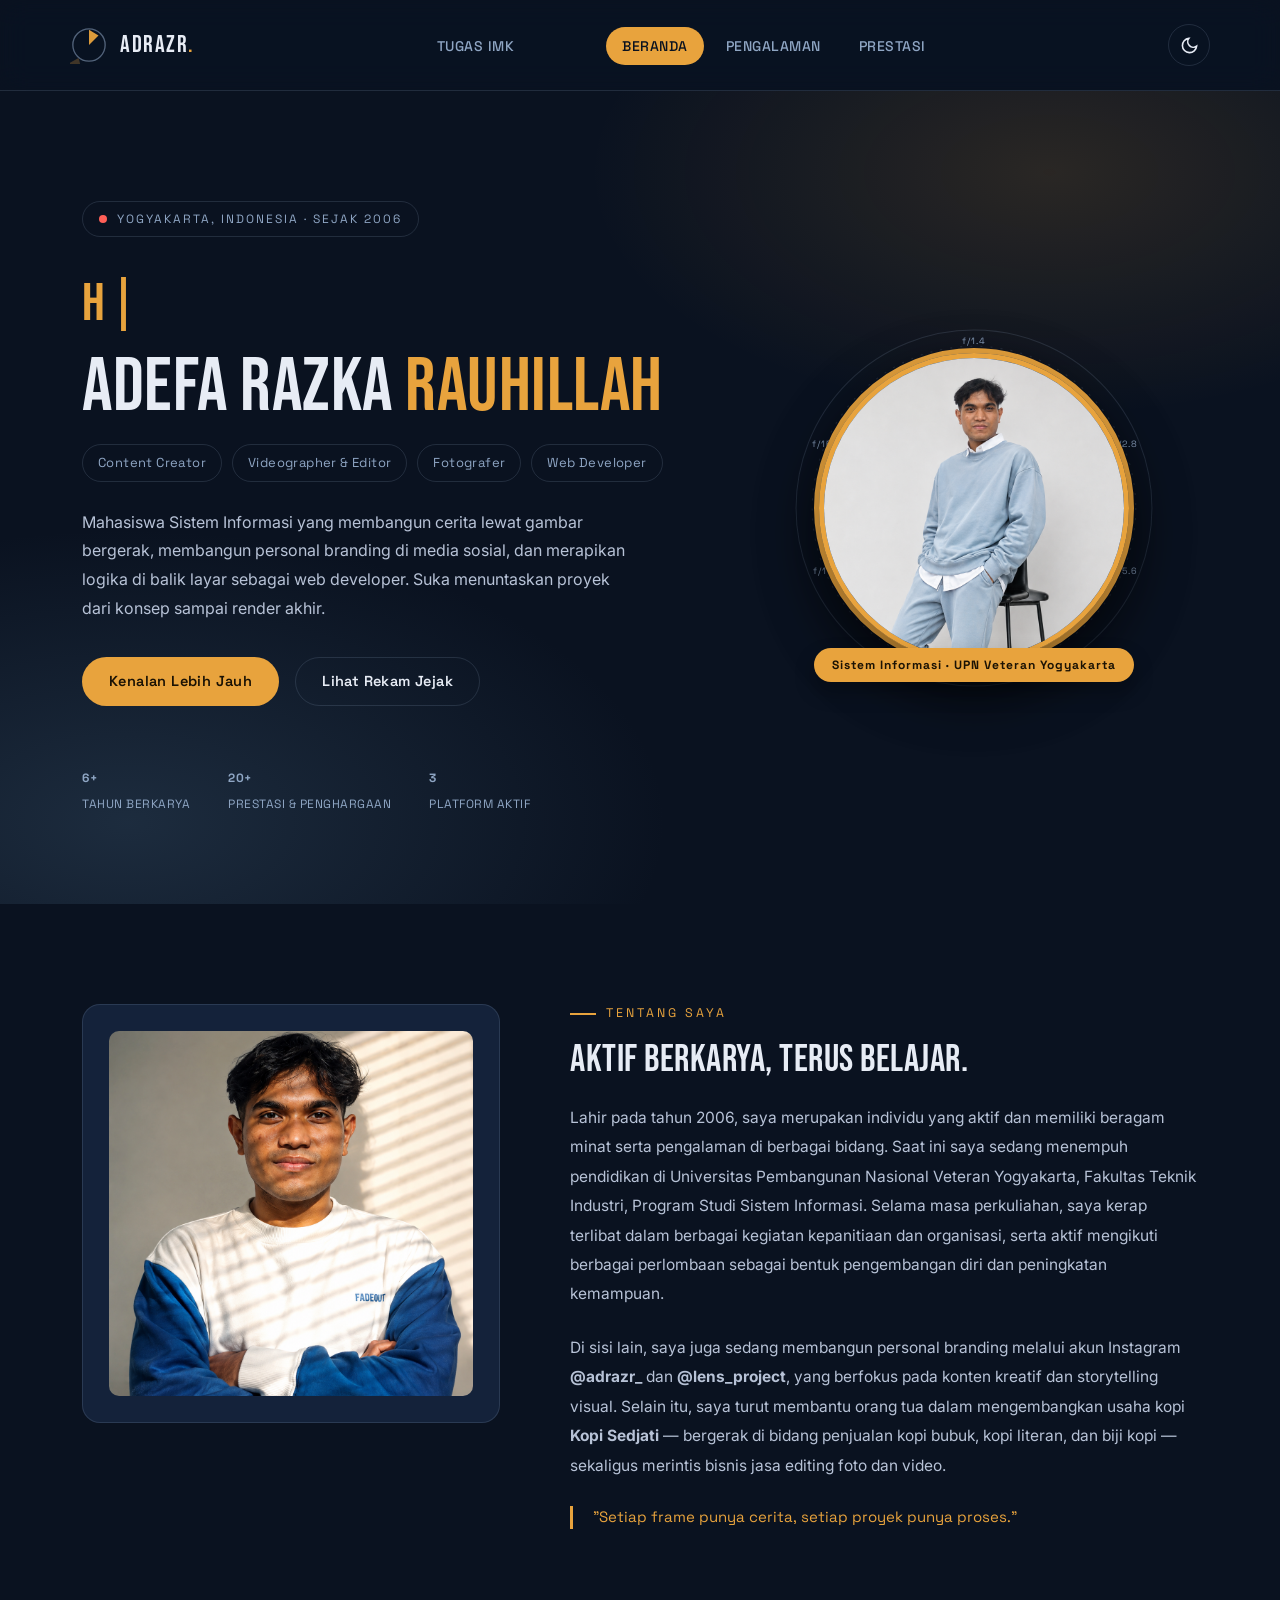
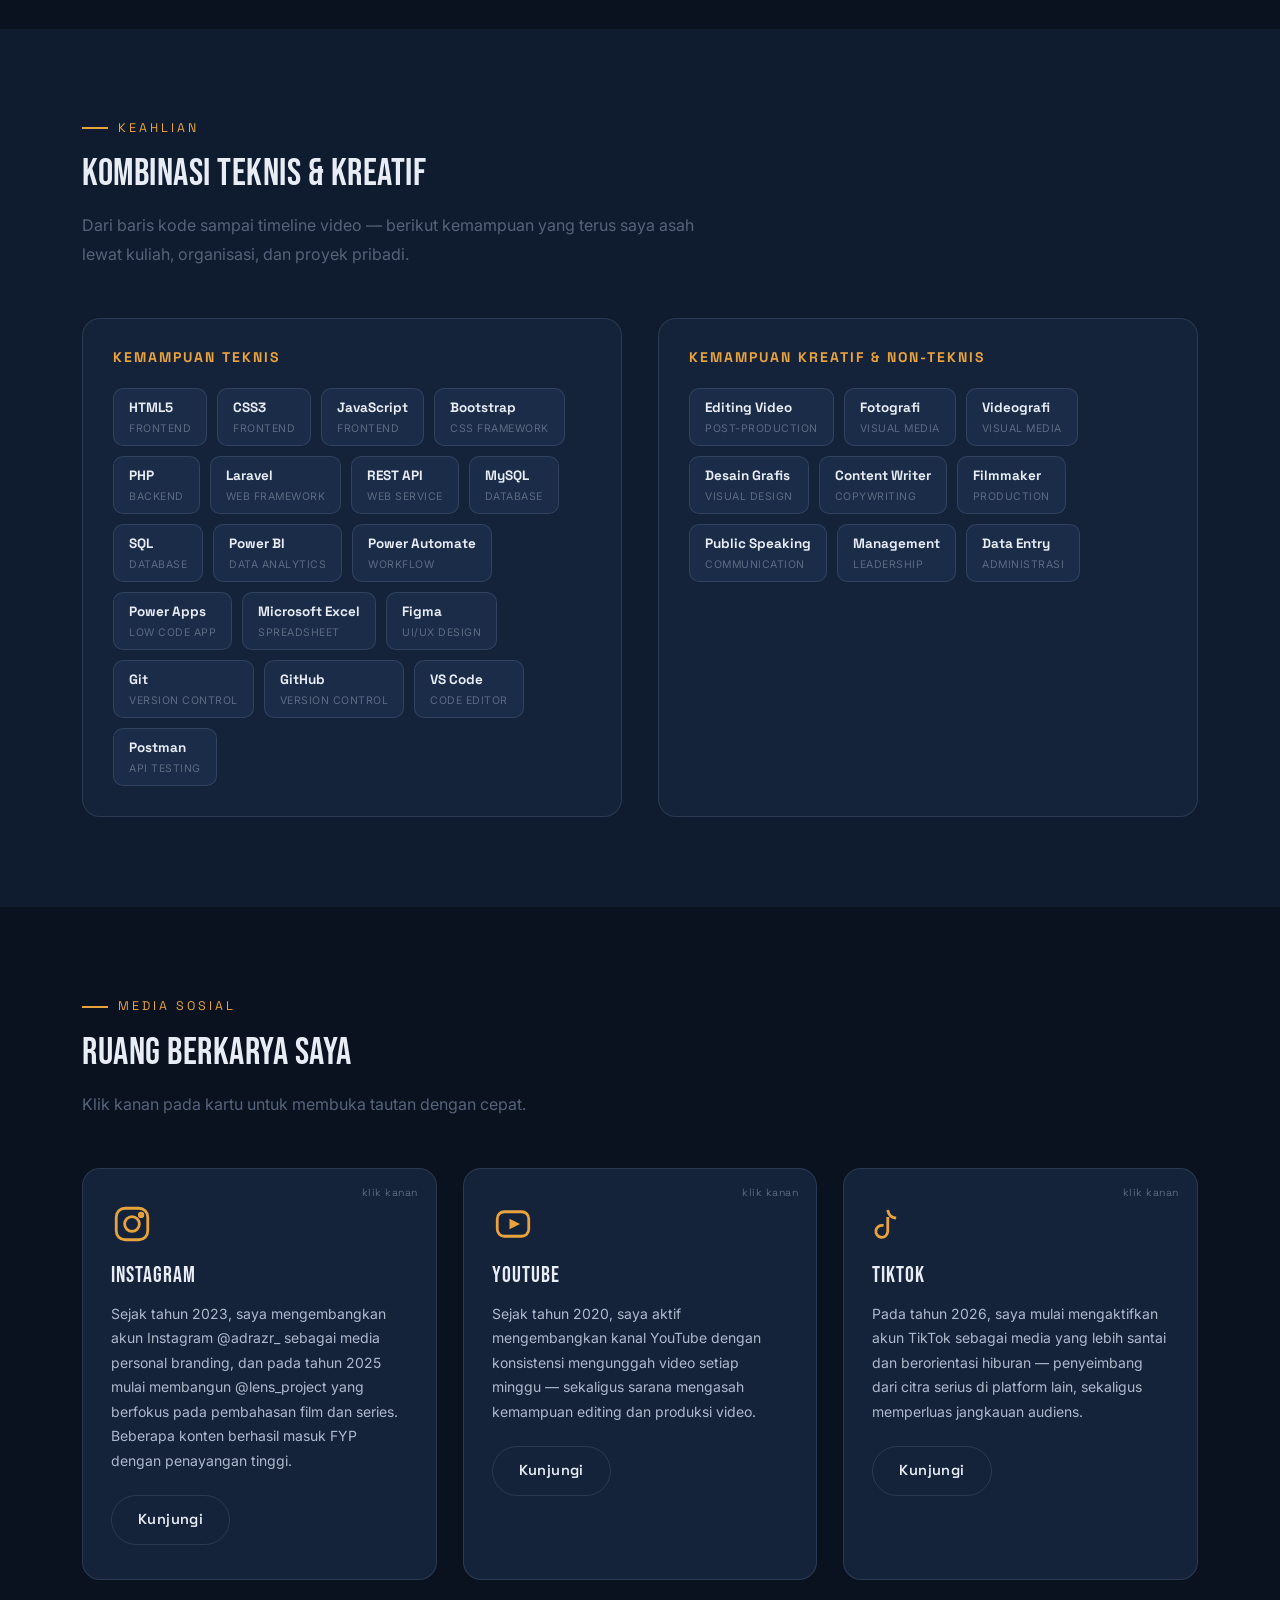
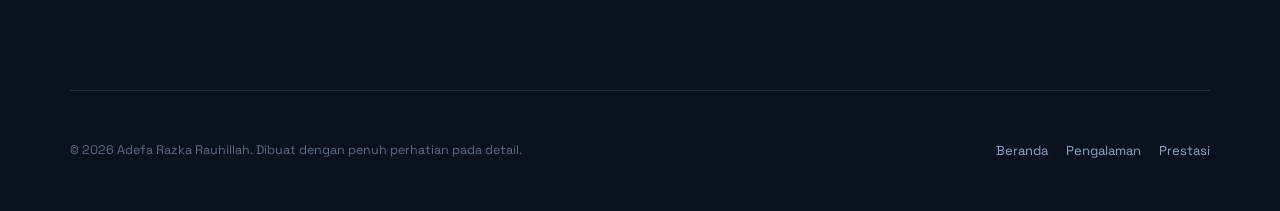
<file: index.html>
<!DOCTYPE html>
<html lang="id">
<head>
<meta charset="UTF-8">
<meta name="viewport" content="width=device-width, initial-scale=1.0">
<title>Adefa Razka Rauhillah — Portofolio</title>
<meta name="description" content="Portofolio Adefa Razka Rauhillah — Content Creator, Videographer, Photographer & Web Developer.">

<!-- Bootstrap (grid utility, tidak wajib dipakai penuh) -->
<link href="https://cdn.jsdelivr.net/npm/bootstrap@5.3.0/dist/css/bootstrap.min.css" rel="stylesheet">
<!-- CSS -->
<link rel="stylesheet" href="stylee.css">
</head>
<body>

<nav class="navbar">
  <div class="container nav-inner">
    <a href="index.html" class="logo" aria-label="adrazr — beranda">
      <svg class="logo-mark" viewBox="0 0 40 40" xmlns="http://www.w3.org/2000/svg">
        <circle class="ring" cx="20" cy="20" r="17"></circle>
        <polygon class="blade" points="20,20 20,4 30,10" transform="rotate(0 20 20)"></polygon>
        <polygon class="blade" points="20,20 20,4 30,10" transform="rotate(60 20 20)"></polygon>
        <polygon class="blade" points="20,20 20,4 30,10" transform="rotate(120 20 20)"></polygon>
        <polygon class="blade" points="20,20 20,4 30,10" transform="rotate(180 20 20)"></polygon>
        <polygon class="blade" points="20,20 20,4 30,10" transform="rotate(240 20 20)"></polygon>
        <polygon class="blade" points="20,20 20,4 30,10" transform="rotate(300 20 20)"></polygon>
      </svg>
      <span class="logo-text">adrazr<span class="dot">.</span></span>
    </a>

    <ul class="nav-links">
      
      <li><a href="index3.html">tugas IMK</li>
      <li><a href="index.html">Beranda</a></li>
      <li><a href="index1.html">Pengalaman</a></li>
      <li><a href="index2.html">Prestasi</a></li>
    </ul>

    <div class="nav-tools">
      <button class="theme-toggle" aria-label="Ganti tema terang/gelap">
        <svg class="icon-moon" viewBox="0 0 24 24" fill="none" stroke="currentColor" stroke-width="2"><path d="M21 12.8A9 9 0 1 1 11.2 3 7 7 0 0 0 21 12.8Z"/></svg>
        <svg class="icon-sun" viewBox="0 0 24 24" fill="none" stroke="currentColor" stroke-width="2"><circle cx="12" cy="12" r="4"/><path d="M12 2v2M12 20v2M4.9 4.9l1.4 1.4M17.7 17.7l1.4 1.4M2 12h2M20 12h2M4.9 19.1l1.4-1.4M17.7 6.3l1.4-1.4"/></svg>
      </button>
      <button class="hamburger" aria-label="Buka menu"><span></span><span></span><span></span></button>
    </div>
  </div>
</nav>

<!-- ================= HERO ================= -->
<header class="hero">
  <div class="container hero-inner">
    <div>
      <div class="slate"><span class="dot"></span> Yogyakarta, Indonesia · Sejak 2006</div>

      <div class="greeting-row">
        <span class="greeting-text" id="greeting-text"></span>
      </div>

      <h1>Adefa Razka <span>Rauhillah</span></h1>

      <div class="role-marquee">
        <span class="role-pill">Content Creator</span>
        <span class="role-pill">Videographer &amp; Editor</span>
        <span class="role-pill">Fotografer</span>
        <span class="role-pill">Web Developer</span>
      </div>

      <p class="desc">Mahasiswa Sistem Informasi yang membangun cerita lewat gambar bergerak, membangun personal branding di media sosial, dan merapikan logika di balik layar sebagai web developer. Suka menuntaskan proyek dari konsep sampai render akhir.</p>

      <div class="hero-cta">
        <a href="#tentang" class="btn btn-solid">Kenalan Lebih Jauh</a>
        <a href="index2.html" class="btn btn-outline">Lihat Rekam Jejak</a>
      </div>

      <div class="stat-row">
        <div class="stat"><b><span data-count="6" data-suffix="+">0</span></b><span>Tahun Berkarya</span></div>
        <div class="stat"><b><span data-count="20" data-suffix="+">0</span></b><span>Prestasi &amp; Penghargaan</span></div>
        <div class="stat"><b><span data-count="3">0</span></b><span>Platform Aktif</span></div>
      </div>
    </div>

    <div class="hero-photo">
      <div class="aperture-frame">
        <svg class="ring-deco" viewBox="0 0 360 360">
          <circle cx="180" cy="180" r="176"></circle>
          <circle cx="180" cy="180" r="160" stroke-dasharray="2 8"></circle>
          <text x="180" y="18" text-anchor="middle">f/1.4</text>
          <text x="330" y="120" text-anchor="middle">f/2.8</text>
          <text x="330" y="245" text-anchor="middle">f/5.6</text>
          <text x="180" y="350" text-anchor="middle">f/8</text>
          <text x="30" y="245" text-anchor="middle">f/11</text>
          <text x="30" y="120" text-anchor="middle">f/16</text>
        </svg>
        <div class="aperture-photo"> <img src="foto (3).png" alt="Foto Adefa Razka Rauhillah"> </div>
        <div class="frame-tag">Sistem Informasi · UPN Veteran Yogyakarta</div>
      </div>
    </div>
  </div>
</header>

<!-- ================= ABOUT ================= -->
<section class="about" id="tentang">
  <div class="container about-inner">
    <div class="about-card reveal">
      <img src="asset/foto (2).png" alt="Foto Adefa Razka Rauhillah">
    </div>
    <div class="reveal">
      <div class="eyebrow">Tentang Saya</div>
      <h2>Aktif berkarya, terus belajar.</h2>
      <p>Lahir pada tahun 2006, saya merupakan individu yang aktif dan memiliki beragam minat serta pengalaman di berbagai bidang. Saat ini saya sedang menempuh pendidikan di Universitas Pembangunan Nasional Veteran Yogyakarta, Fakultas Teknik Industri, Program Studi Sistem Informasi. Selama masa perkuliahan, saya kerap terlibat dalam berbagai kegiatan kepanitiaan dan organisasi, serta aktif mengikuti berbagai perlombaan sebagai bentuk pengembangan diri dan peningkatan kemampuan.</p>
      <br>
      <p>Di sisi lain, saya juga sedang membangun personal branding melalui akun Instagram <strong>@adrazr_</strong> dan <strong>@lens_project</strong>, yang berfokus pada konten kreatif dan storytelling visual. Selain itu, saya turut membantu orang tua dalam mengembangkan usaha kopi <strong>Kopi Sedjati</strong> — bergerak di bidang penjualan kopi bubuk, kopi literan, dan biji kopi — sekaligus merintis bisnis jasa editing foto dan video.</p>
      <div class="about-quote">"Setiap frame punya cerita, setiap proyek punya proses."</div>
    </div>
  </div>
</section>

<!-- ================= SKILLS ================= -->
<section class="skills" id="keahlian">
  <div class="container">
    <div class="skills-head reveal">
      <div class="eyebrow">Keahlian</div>
      <h2>Kombinasi teknis &amp; kreatif</h2>
      <p>Dari baris kode sampai timeline video — berikut kemampuan yang terus saya asah lewat kuliah, organisasi, dan proyek pribadi.</p>
    </div>

    <div class="skill-groups">
      <div class="skill-panel reveal">
        <h3>Kemampuan Teknis</h3>
        <div class="skill-tags">
          <div class="tag"><strong>HTML5</strong><small>Frontend</small></div>
          <div class="tag"><strong>CSS3</strong><small>Frontend</small></div>
          <div class="tag"><strong>JavaScript</strong><small>Frontend</small></div>
          <div class="tag"><strong>Bootstrap</strong><small>CSS Framework</small></div>
          <div class="tag"><strong>PHP</strong><small>Backend</small></div>
          <div class="tag"><strong>Laravel</strong><small>Web Framework</small></div>
          <div class="tag"><strong>REST API</strong><small>Web Service</small></div>
          <div class="tag"><strong>MySQL</strong><small>Database</small></div>
          <div class="tag"><strong>SQL</strong><small>Database</small></div>
          <div class="tag"><strong>Power BI</strong><small>Data Analytics</small></div>
          <div class="tag"><strong>Power Automate</strong><small>Workflow</small></div>
          <div class="tag"><strong>Power Apps</strong><small>Low Code App</small></div>
          <div class="tag"><strong>Microsoft Excel</strong><small>Spreadsheet</small></div>
          <div class="tag"><strong>Figma</strong><small>UI/UX Design</small></div>
          <div class="tag"><strong>Git</strong><small>Version Control</small></div>
          <div class="tag"><strong>GitHub</strong><small>Version Control</small></div>
          <div class="tag"><strong>VS Code</strong><small>Code Editor</small></div>
          <div class="tag"><strong>Postman</strong><small>API Testing</small></div>
        </div>
      </div>

      <div class="skill-panel reveal">
        <h3>Kemampuan Kreatif &amp; Non-Teknis</h3>
        <div class="skill-tags">
          <div class="tag"><strong>Editing Video</strong><small>Post-Production</small></div>
          <div class="tag"><strong>Fotografi</strong><small>Visual Media</small></div>
          <div class="tag"><strong>Videografi</strong><small>Visual Media</small></div>
          <div class="tag"><strong>Desain Grafis</strong><small>Visual Design</small></div>
          <div class="tag"><strong>Content Writer</strong><small>Copywriting</small></div>
          <div class="tag"><strong>Filmmaker</strong><small>Production</small></div>
          <div class="tag"><strong>Public Speaking</strong><small>Communication</small></div>
          <div class="tag"><strong>Management</strong><small>Leadership</small></div>
          <div class="tag"><strong>Data Entry</strong><small>Administrasi</small></div>
        </div>
      </div>
    </div>
  </div>
</section>

<!-- ================= SOCIAL ================= -->
<section class="social" id="sosial">
  <div class="container">
    <div class="skills-head reveal">
      <div class="eyebrow">Media Sosial</div>
      <h2>Ruang berkarya saya</h2>
      <p>Klik kanan pada kartu untuk membuka tautan dengan cepat.</p>
    </div>

    <div class="social-grid">
      <div class="scard reveal" data-url="https://www.instagram.com/adrazr_/">
        <span class="scard-hint">klik kanan</span>
        <svg class="sicon" viewBox="0 0 24 24" fill="none" stroke="currentColor" stroke-width="1.6"><rect x="3" y="3" width="18" height="18" rx="5"/><circle cx="12" cy="12" r="4.2"/><circle cx="17.2" cy="6.8" r="1"/></svg>
        <h2>Instagram</h2>
        <p>Sejak tahun 2023, saya mengembangkan akun Instagram @adrazr_ sebagai media personal branding, dan pada tahun 2025 mulai membangun @lens_project yang berfokus pada pembahasan film dan series. Beberapa konten berhasil masuk FYP dengan penayangan tinggi.</p>
        <a href="https://www.instagram.com/adrazr_/" target="_blank" class="btn btn-outline">Kunjungi</a>
      </div>

      <div class="scard reveal" data-url="https://www.youtube.com/@adefarazka1221">
        <span class="scard-hint">klik kanan</span>
        <svg class="sicon" viewBox="0 0 24 24" fill="none" stroke="currentColor" stroke-width="1.6"><rect x="3" y="5" width="18" height="14" rx="4"/><polygon points="10,9 16,12 10,15" fill="currentColor" stroke="none"/></svg>
        <h2>YouTube</h2>
        <p>Sejak tahun 2020, saya aktif mengembangkan kanal YouTube dengan konsistensi mengunggah video setiap minggu — sekaligus sarana mengasah kemampuan editing dan produksi video.</p>
        <a href="https://www.youtube.com/@adefarazka1221" target="_blank" class="btn btn-outline">Kunjungi</a>
      </div>

      <div class="scard reveal" data-url="https://www.tiktok.com/@bptslmn?_r=1&_t=ZS-950C0Gmnsyl">
        <span class="scard-hint">klik kanan</span>
        <svg class="sicon" viewBox="0 0 24 24" fill="none" stroke="currentColor" stroke-width="1.6"><path d="M9 8v8.2a3.4 3.4 0 1 1-2.4-3.26"/><path d="M9 4c.4 2.6 2.2 4.4 4.8 4.7"/></svg>
        <h2>TikTok</h2>
        <p>Pada tahun 2026, saya mulai mengaktifkan akun TikTok sebagai media yang lebih santai dan berorientasi hiburan — penyeimbang dari citra serius di platform lain, sekaligus memperluas jangkauan audiens.</p>
        <a href="https://www.tiktok.com/@bptslmn?_r=1&_t=ZS-950C0Gmnsyl" target="_blank" class="btn btn-outline">Kunjungi</a>
      </div>
    </div>
  </div>
</section>

<footer class="footer container">
  <small>© 2026 Adefa Razka Rauhillah. Dibuat dengan penuh perhatian pada detail.</small>
  <div class="flinks">
    <a href="index.html">Beranda</a>
    <a href="index1.html">Pengalaman</a>
    <a href="index2.html">Prestasi</a>
  </div>
</footer>

<button class="to-top" aria-label="Kembali ke atas">↑</button>

<script src="script.js"></script>
</body>
</html>
</file>
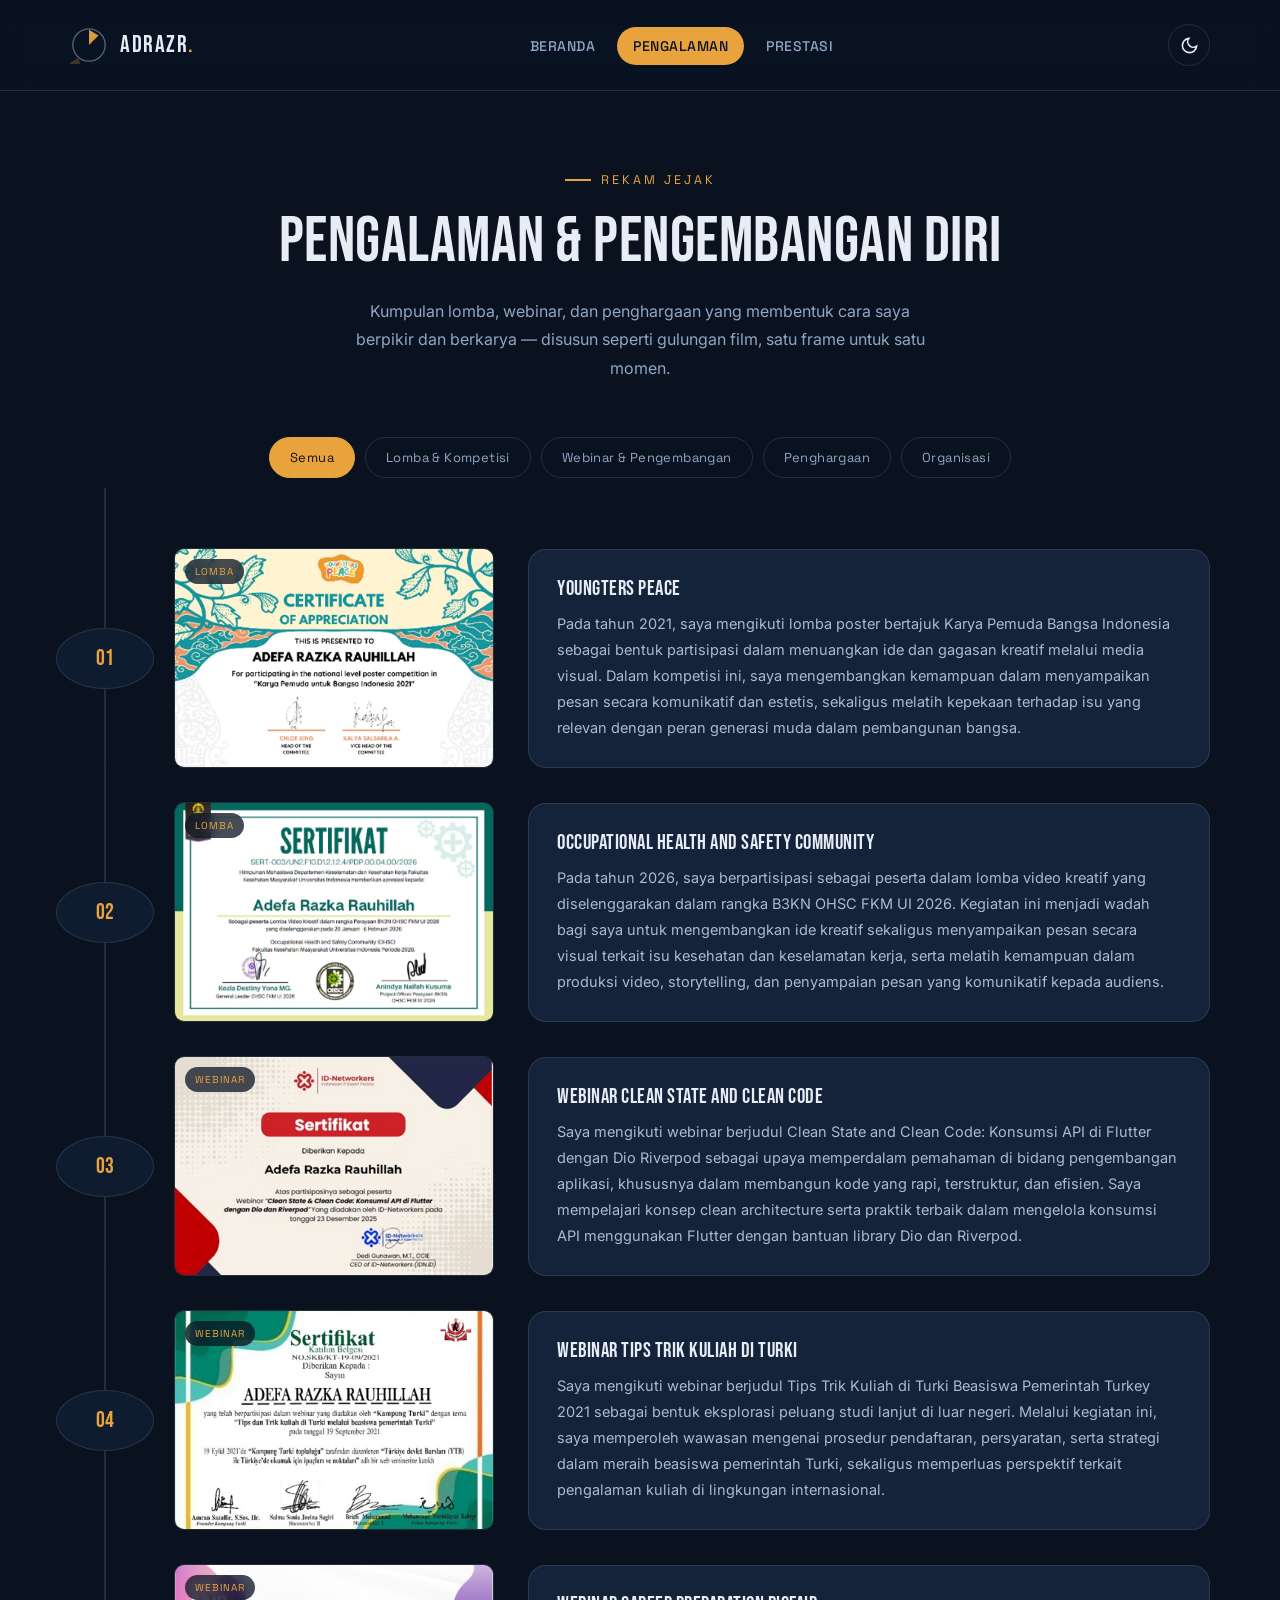
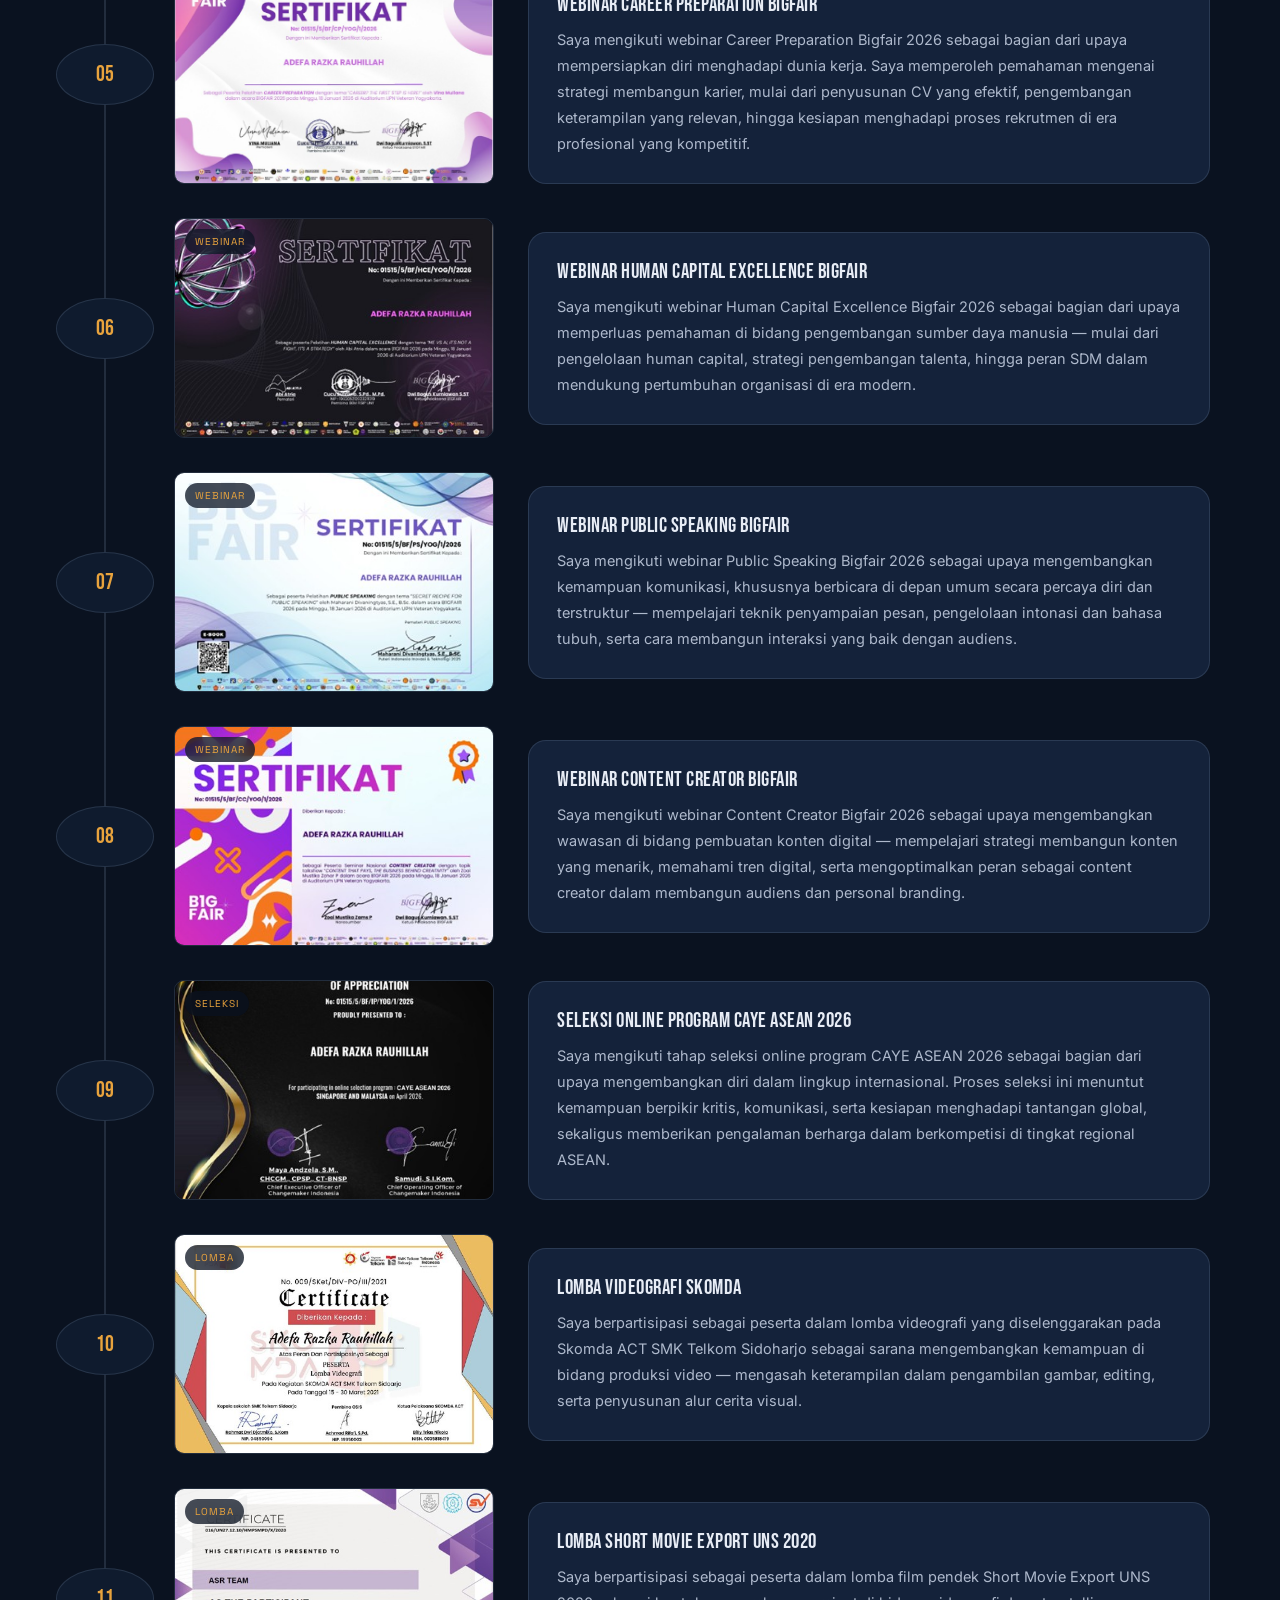
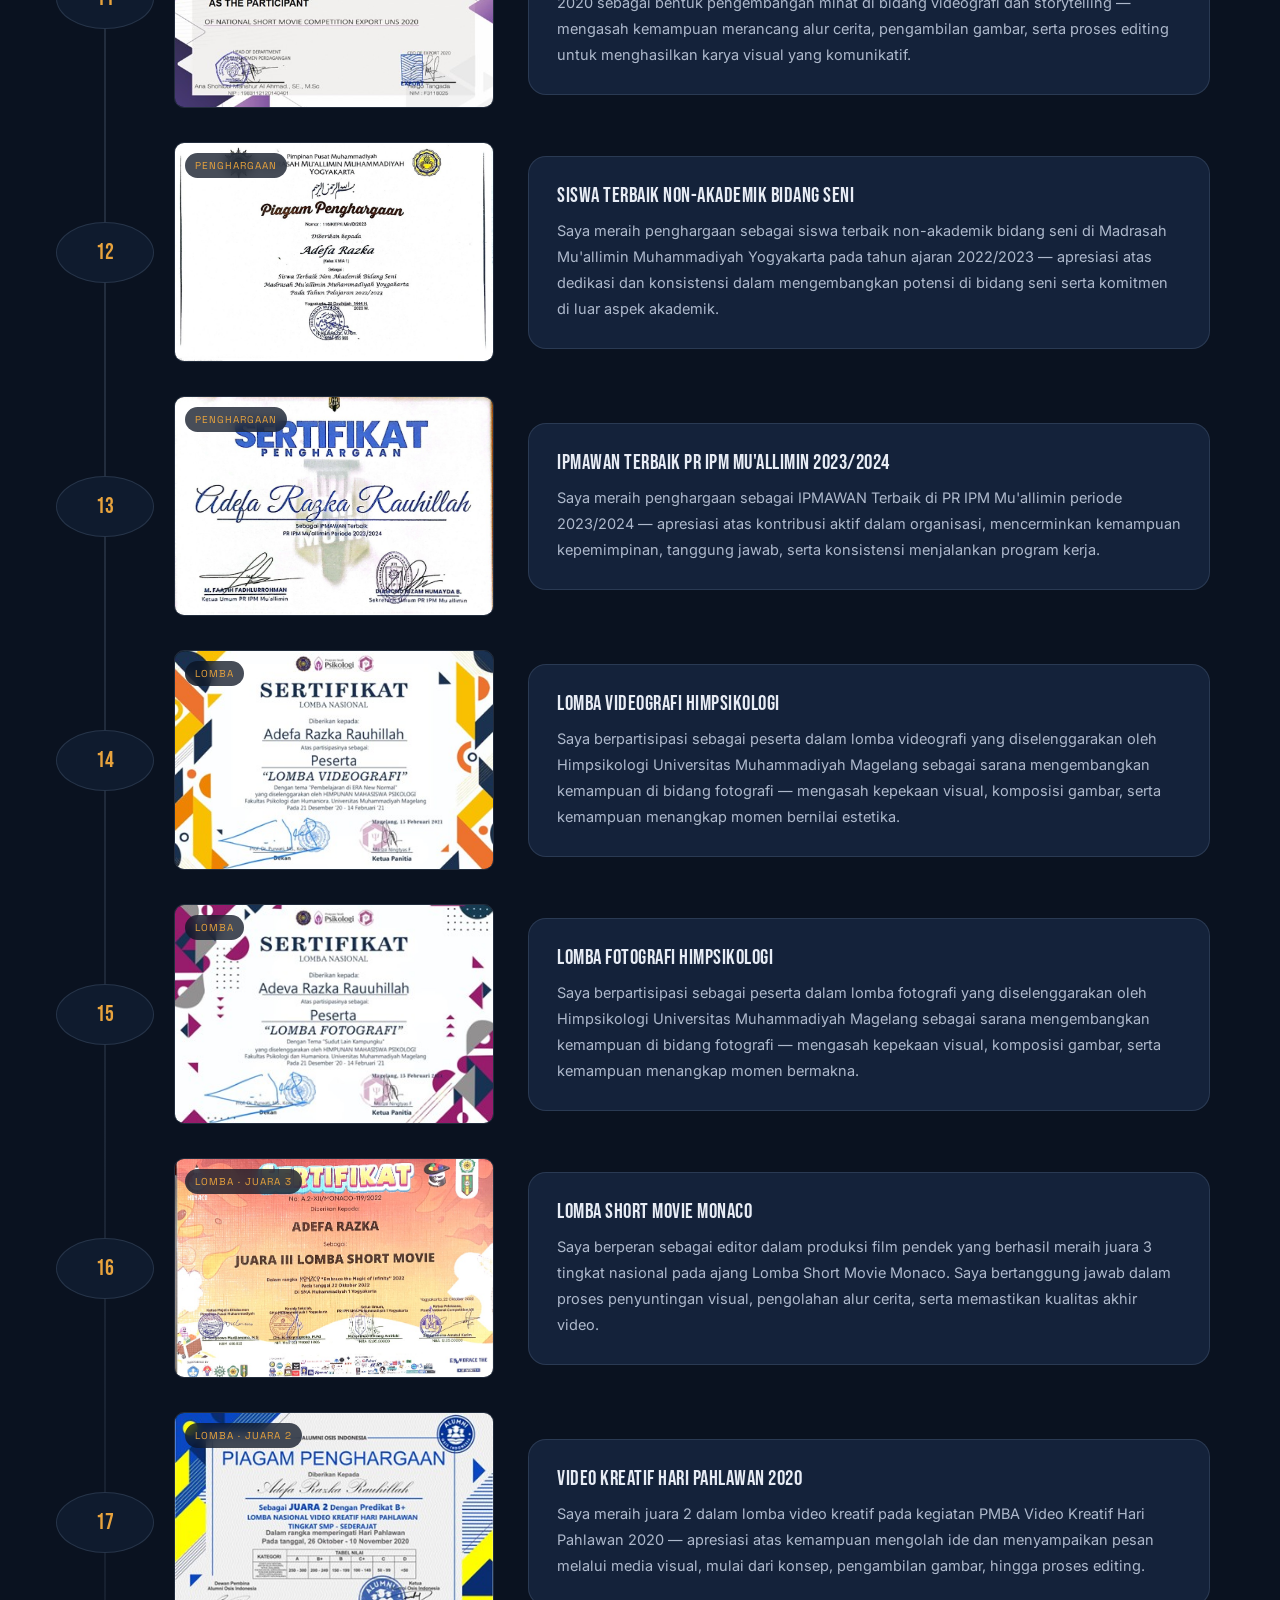
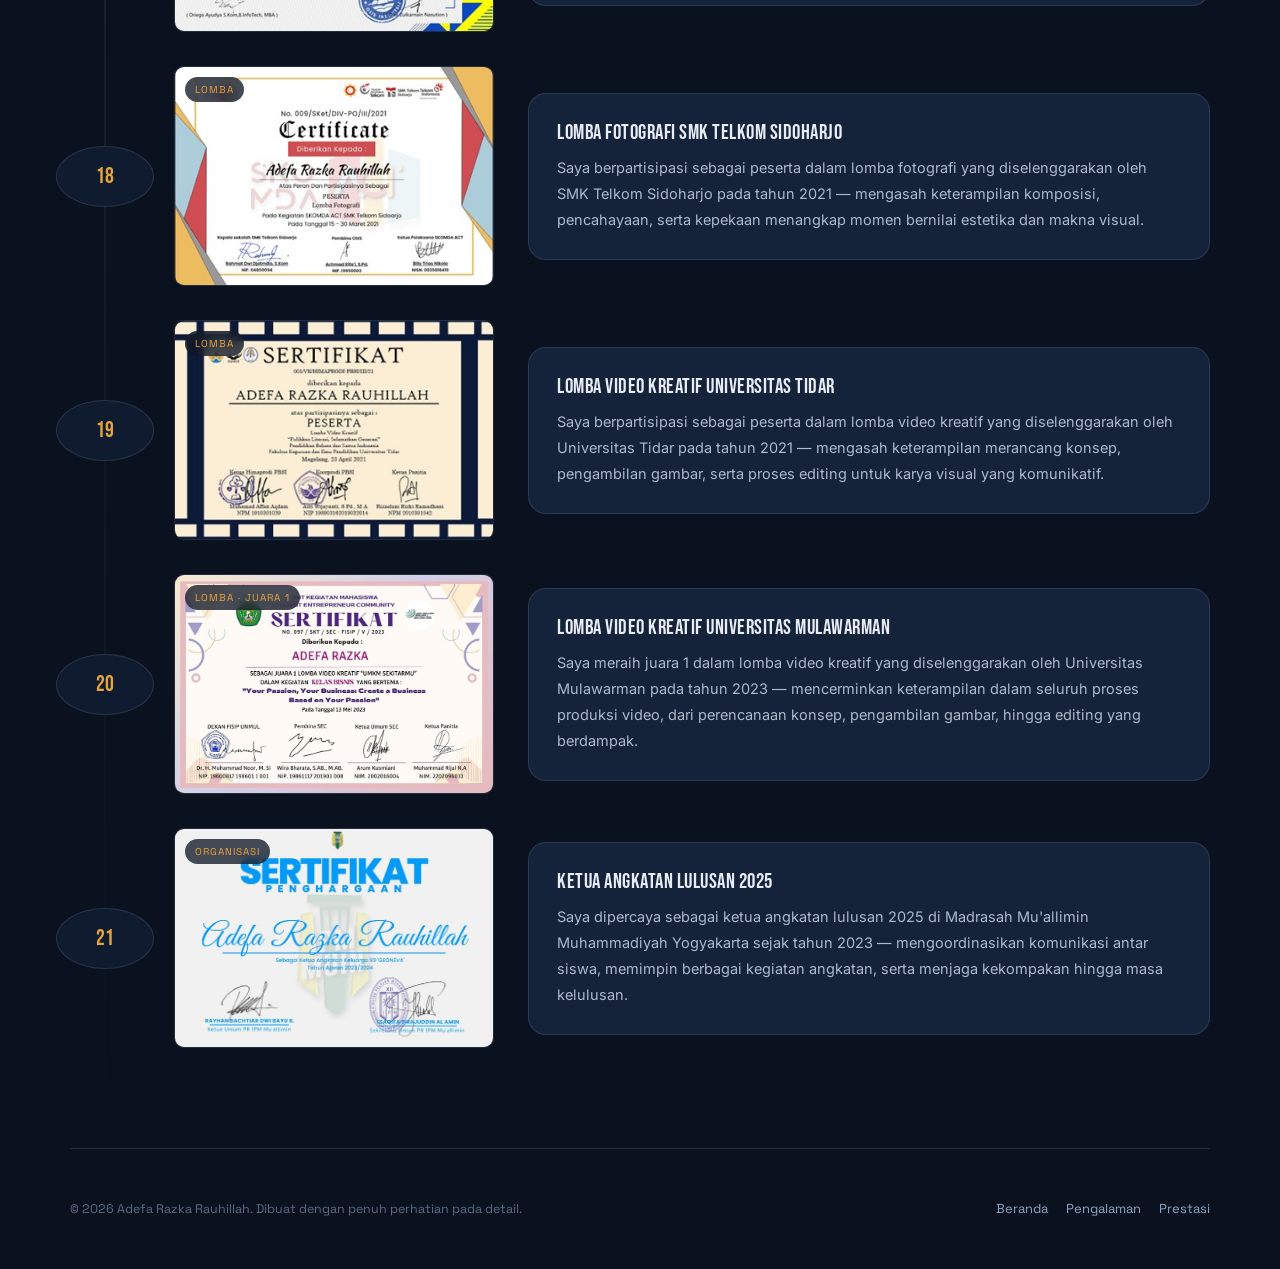
<file: index1.html>
<!DOCTYPE html>
<html lang="id">
<head>
<meta charset="UTF-8">
<meta name="viewport" content="width=device-width, initial-scale=1.0">
<title>Pengalaman — Adefa Razka Rauhillah</title>
<meta name="description" content="Rekam jejak lomba, webinar, dan pengembangan diri Adefa Razka Rauhillah.">

<link href="https://cdn.jsdelivr.net/npm/bootstrap@5.3.0/dist/css/bootstrap.min.css" rel="stylesheet">
<link rel="stylesheet" href="stylee.css">
</head>
<body>

<nav class="navbar">
  <div class="container nav-inner">
    <a href="index.html" class="logo" aria-label="adrazr — beranda">
      <svg class="logo-mark" viewBox="0 0 40 40" xmlns="http://www.w3.org/2000/svg">
        <circle class="ring" cx="20" cy="20" r="17"></circle>
        <polygon class="blade" points="20,20 20,4 30,10" transform="rotate(0 20 20)"></polygon>
        <polygon class="blade" points="20,20 20,4 30,10" transform="rotate(60 20 20)"></polygon>
        <polygon class="blade" points="20,20 20,4 30,10" transform="rotate(120 20 20)"></polygon>
        <polygon class="blade" points="20,20 20,4 30,10" transform="rotate(180 20 20)"></polygon>
        <polygon class="blade" points="20,20 20,4 30,10" transform="rotate(240 20 20)"></polygon>
        <polygon class="blade" points="20,20 20,4 30,10" transform="rotate(300 20 20)"></polygon>
      </svg>
      <span class="logo-text">adrazr<span class="dot">.</span></span>
    </a>

    <ul class="nav-links">
      <li><a href="index.html">Beranda</a></li>
      <li><a href="index1.html">Pengalaman</a></li>
      <li><a href="index2.html">Prestasi</a></li>
    </ul>

    <div class="nav-tools">
      <button class="theme-toggle" aria-label="Ganti tema terang/gelap">
        <svg class="icon-moon" viewBox="0 0 24 24" fill="none" stroke="currentColor" stroke-width="2"><path d="M21 12.8A9 9 0 1 1 11.2 3 7 7 0 0 0 21 12.8Z"/></svg>
        <svg class="icon-sun" viewBox="0 0 24 24" fill="none" stroke="currentColor" stroke-width="2"><circle cx="12" cy="12" r="4"/><path d="M12 2v2M12 20v2M4.9 4.9l1.4 1.4M17.7 17.7l1.4 1.4M2 12h2M20 12h2M4.9 19.1l1.4-1.4M17.7 6.3l1.4-1.4"/></svg>
      </button>
      <button class="hamburger" aria-label="Buka menu"><span></span><span></span><span></span></button>
    </div>
  </div>
</nav>

<header class="prestasi-hero container">
  <div class="eyebrow" style="justify-content:center;">Rekam Jejak</div>
  <h1>Pengalaman &amp; Pengembangan Diri</h1>
  <p>Kumpulan lomba, webinar, dan penghargaan yang membentuk cara saya berpikir dan berkarya — disusun seperti gulungan film, satu frame untuk satu momen.</p>
</header>

<div class="container filter-bar">
  <button class="filter-btn active" data-filter="semua">Semua</button>
  <button class="filter-btn" data-filter="lomba">Lomba &amp; Kompetisi</button>
  <button class="filter-btn" data-filter="webinar">Webinar &amp; Pengembangan</button>
  <button class="filter-btn" data-filter="penghargaan">Penghargaan</button>
  <button class="filter-btn" data-filter="organisasi">Organisasi</button>
</div>

<section class="reel container">

  <div class="frame" data-category="lomba">
    <div class="frame-no">01</div>
    <div class="frame-media"><span class="frame-cat">Lomba</span><img src="asset/Picture1.jpg" alt="Foto Adefa Razka Rauhillah"></div>
    <div class="frame-text">
      <h2>Youngters Peace</h2>
      <p>Pada tahun 2021, saya mengikuti lomba poster bertajuk Karya Pemuda Bangsa Indonesia sebagai bentuk partisipasi dalam menuangkan ide dan gagasan kreatif melalui media visual. Dalam kompetisi ini, saya mengembangkan kemampuan dalam menyampaikan pesan secara komunikatif dan estetis, sekaligus melatih kepekaan terhadap isu yang relevan dengan peran generasi muda dalam pembangunan bangsa.</p>
    </div>
  </div>

  <div class="frame" data-category="lomba">
    <div class="frame-no">02</div>
    <div class="frame-media"><span class="frame-cat">Lomba</span><img src="asset/Picture2.jpg" alt="Foto Adefa Razka Rauhillah"></div>
    <div class="frame-text">
      <h2>Occupational Health and Safety Community</h2>
      <p>Pada tahun 2026, saya berpartisipasi sebagai peserta dalam lomba video kreatif yang diselenggarakan dalam rangka B3KN OHSC FKM UI 2026. Kegiatan ini menjadi wadah bagi saya untuk mengembangkan ide kreatif sekaligus menyampaikan pesan secara visual terkait isu kesehatan dan keselamatan kerja, serta melatih kemampuan dalam produksi video, storytelling, dan penyampaian pesan yang komunikatif kepada audiens.</p>
    </div>
  </div>

  <div class="frame" data-category="webinar">
    <div class="frame-no">03</div>
    <div class="frame-media"><span class="frame-cat">Webinar</span><img src="asset/Picture3.jpg" alt="Foto Adefa Razka Rauhillah"></div>
    <div class="frame-text">
      <h2>Webinar Clean State and Clean Code</h2>
      <p>Saya mengikuti webinar berjudul Clean State and Clean Code: Konsumsi API di Flutter dengan Dio Riverpod sebagai upaya memperdalam pemahaman di bidang pengembangan aplikasi, khususnya dalam membangun kode yang rapi, terstruktur, dan efisien. Saya mempelajari konsep clean architecture serta praktik terbaik dalam mengelola konsumsi API menggunakan Flutter dengan bantuan library Dio dan Riverpod.</p>
    </div>
  </div>

  <div class="frame" data-category="webinar">
    <div class="frame-no">04</div>
    <div class="frame-media"><span class="frame-cat">Webinar</span><img src="asset/Picture4.jpg" alt="Foto Adefa Razka Rauhillah"></div>
    <div class="frame-text">
      <h2>Webinar Tips Trik Kuliah di Turki</h2>
      <p>Saya mengikuti webinar berjudul Tips Trik Kuliah di Turki Beasiswa Pemerintah Turkey 2021 sebagai bentuk eksplorasi peluang studi lanjut di luar negeri. Melalui kegiatan ini, saya memperoleh wawasan mengenai prosedur pendaftaran, persyaratan, serta strategi dalam meraih beasiswa pemerintah Turki, sekaligus memperluas perspektif terkait pengalaman kuliah di lingkungan internasional.</p>
    </div>
  </div>

  <div class="frame" data-category="webinar">
    <div class="frame-no">05</div>
    <div class="frame-media"><span class="frame-cat">Webinar</span><img src="asset/Picture5.jpg" alt="Foto Adefa Razka Rauhillah"></div>
    <div class="frame-text">
      <h2>Webinar Career Preparation Bigfair</h2>
      <p>Saya mengikuti webinar Career Preparation Bigfair 2026 sebagai bagian dari upaya mempersiapkan diri menghadapi dunia kerja. Saya memperoleh pemahaman mengenai strategi membangun karier, mulai dari penyusunan CV yang efektif, pengembangan keterampilan yang relevan, hingga kesiapan menghadapi proses rekrutmen di era profesional yang kompetitif.</p>
    </div>
  </div>

  <div class="frame" data-category="webinar">
    <div class="frame-no">06</div>
    <div class="frame-media"><span class="frame-cat">Webinar</span><img src="asset/Picture6.jpg" alt="Foto Adefa Razka Rauhillah"></div>
    <div class="frame-text">
      <h2>Webinar Human Capital Excellence Bigfair</h2>
      <p>Saya mengikuti webinar Human Capital Excellence Bigfair 2026 sebagai bagian dari upaya memperluas pemahaman di bidang pengembangan sumber daya manusia — mulai dari pengelolaan human capital, strategi pengembangan talenta, hingga peran SDM dalam mendukung pertumbuhan organisasi di era modern.</p>
    </div>
  </div>

  <div class="frame" data-category="webinar">
    <div class="frame-no">07</div>
    <div class="frame-media"><span class="frame-cat">Webinar</span><img src="asset/Picture7.jpg" alt="Foto Adefa Razka Rauhillah"></div>
    <div class="frame-text">
      <h2>Webinar Public Speaking Bigfair</h2>
      <p>Saya mengikuti webinar Public Speaking Bigfair 2026 sebagai upaya mengembangkan kemampuan komunikasi, khususnya berbicara di depan umum secara percaya diri dan terstruktur — mempelajari teknik penyampaian pesan, pengelolaan intonasi dan bahasa tubuh, serta cara membangun interaksi yang baik dengan audiens.</p>
    </div>
  </div>

  <div class="frame" data-category="webinar">
    <div class="frame-no">08</div>
    <div class="frame-media"><span class="frame-cat">Webinar</span><img src="asset/Picture8.jpg" alt="Foto Adefa Razka Rauhillah"></div>
    <div class="frame-text">
      <h2>Webinar Content Creator Bigfair</h2>
      <p>Saya mengikuti webinar Content Creator Bigfair 2026 sebagai upaya mengembangkan wawasan di bidang pembuatan konten digital — mempelajari strategi membangun konten yang menarik, memahami tren digital, serta mengoptimalkan peran sebagai content creator dalam membangun audiens dan personal branding.</p>
    </div>
  </div>

  <div class="frame" data-category="lomba">
    <div class="frame-no">09</div>
    <div class="frame-media"><span class="frame-cat">Seleksi</span><img src="asset/Picture9.jpg" alt="Foto Adefa Razka Rauhillah"></div>
    <div class="frame-text">
      <h2>Seleksi Online Program CAYE ASEAN 2026</h2>
      <p>Saya mengikuti tahap seleksi online program CAYE ASEAN 2026 sebagai bagian dari upaya mengembangkan diri dalam lingkup internasional. Proses seleksi ini menuntut kemampuan berpikir kritis, komunikasi, serta kesiapan menghadapi tantangan global, sekaligus memberikan pengalaman berharga dalam berkompetisi di tingkat regional ASEAN.</p>
    </div>
  </div>

  <div class="frame" data-category="lomba">
    <div class="frame-no">10</div>
    <div class="frame-media"><span class="frame-cat">Lomba</span><img src="asset/Picture10.jpg" alt="Foto Adefa Razka Rauhillah"></div>
    <div class="frame-text">
      <h2>Lomba Videografi Skomda</h2>
      <p>Saya berpartisipasi sebagai peserta dalam lomba videografi yang diselenggarakan pada Skomda ACT SMK Telkom Sidoharjo sebagai sarana mengembangkan kemampuan di bidang produksi video — mengasah keterampilan dalam pengambilan gambar, editing, serta penyusunan alur cerita visual.</p>
    </div>
  </div>

  <div class="frame" data-category="lomba">
    <div class="frame-no">11</div>
    <div class="frame-media"><span class="frame-cat">Lomba</span><img src="asset/Picture11.jpg" alt="Foto Adefa Razka Rauhillah"></div>
    <div class="frame-text">
      <h2>Lomba Short Movie Export UNS 2020</h2>
      <p>Saya berpartisipasi sebagai peserta dalam lomba film pendek Short Movie Export UNS 2020 sebagai bentuk pengembangan minat di bidang videografi dan storytelling — mengasah kemampuan merancang alur cerita, pengambilan gambar, serta proses editing untuk menghasilkan karya visual yang komunikatif.</p>
    </div>
  </div>

  <div class="frame" data-category="penghargaan">
    <div class="frame-no">12</div>
    <div class="frame-media"><span class="frame-cat">Penghargaan</span><img src="asset/Picture12.jpg" alt="Foto Adefa Razka Rauhillah"></div>
    <div class="frame-text">
      <h2>Siswa Terbaik Non-Akademik Bidang Seni</h2>
      <p>Saya meraih penghargaan sebagai siswa terbaik non-akademik bidang seni di Madrasah Mu'allimin Muhammadiyah Yogyakarta pada tahun ajaran 2022/2023 — apresiasi atas dedikasi dan konsistensi dalam mengembangkan potensi di bidang seni serta komitmen di luar aspek akademik.</p>
    </div>
  </div>

  <div class="frame" data-category="penghargaan">
    <div class="frame-no">13</div>
    <div class="frame-media"><span class="frame-cat">Penghargaan</span><img src="asset/Picture13.jpg" alt="Foto Adefa Razka Rauhillah"></div>
    <div class="frame-text">
      <h2>IPMAWAN Terbaik PR IPM Mu'allimin 2023/2024</h2>
      <p>Saya meraih penghargaan sebagai IPMAWAN Terbaik di PR IPM Mu'allimin periode 2023/2024 — apresiasi atas kontribusi aktif dalam organisasi, mencerminkan kemampuan kepemimpinan, tanggung jawab, serta konsistensi menjalankan program kerja.</p>
    </div>
  </div>

  <div class="frame" data-category="lomba">
    <div class="frame-no">14</div>
    <div class="frame-media"><span class="frame-cat">Lomba</span><img src="asset/Picture14.jpg" alt="Foto Adefa Razka Rauhillah"></div>
    <div class="frame-text">
      <h2>Lomba Videografi Himpsikologi</h2>
      <p>Saya berpartisipasi sebagai peserta dalam lomba videografi yang diselenggarakan oleh Himpsikologi Universitas Muhammadiyah Magelang sebagai sarana mengembangkan kemampuan di bidang fotografi — mengasah kepekaan visual, komposisi gambar, serta kemampuan menangkap momen bernilai estetika.</p>
    </div>
  </div>

  <div class="frame" data-category="lomba">
    <div class="frame-no">15</div>
    <div class="frame-media"><span class="frame-cat">Lomba</span><img src="asset/Picture15.jpg" alt="Foto Adefa Razka Rauhillah"></div>
    <div class="frame-text">
      <h2>Lomba Fotografi Himpsikologi</h2>
      <p>Saya berpartisipasi sebagai peserta dalam lomba fotografi yang diselenggarakan oleh Himpsikologi Universitas Muhammadiyah Magelang sebagai sarana mengembangkan kemampuan di bidang fotografi — mengasah kepekaan visual, komposisi gambar, serta kemampuan menangkap momen bermakna.</p>
    </div>
  </div>

  <div class="frame" data-category="lomba">
    <div class="frame-no">16</div>
    <div class="frame-media"><span class="frame-cat">Lomba · Juara 3</span><img src="asset/Picture16.jpg" alt="Foto Adefa Razka Rauhillah"></div>
    <div class="frame-text">
      <h2>Lomba Short Movie Monaco</h2>
      <p>Saya berperan sebagai editor dalam produksi film pendek yang berhasil meraih juara 3 tingkat nasional pada ajang Lomba Short Movie Monaco. Saya bertanggung jawab dalam proses penyuntingan visual, pengolahan alur cerita, serta memastikan kualitas akhir video.</p>
    </div>
  </div>

  <div class="frame" data-category="lomba">
    <div class="frame-no">17</div>
    <div class="frame-media"><span class="frame-cat">Lomba · Juara 2</span><img src="asset/Picture17.jpg" alt="Foto Adefa Razka Rauhillah"></div>
    <div class="frame-text">
      <h2>Video Kreatif Hari Pahlawan 2020</h2>
      <p>Saya meraih juara 2 dalam lomba video kreatif pada kegiatan PMBA Video Kreatif Hari Pahlawan 2020 — apresiasi atas kemampuan mengolah ide dan menyampaikan pesan melalui media visual, mulai dari konsep, pengambilan gambar, hingga proses editing.</p>
    </div>
  </div>

  <div class="frame" data-category="lomba">
    <div class="frame-no">18</div>
    <div class="frame-media"><span class="frame-cat">Lomba</span><img src="asset/Picture18.jpg" alt="Foto Adefa Razka Rauhillah"></div>
    <div class="frame-text">
      <h2>Lomba Fotografi SMK Telkom Sidoharjo</h2>
      <p>Saya berpartisipasi sebagai peserta dalam lomba fotografi yang diselenggarakan oleh SMK Telkom Sidoharjo pada tahun 2021 — mengasah keterampilan komposisi, pencahayaan, serta kepekaan menangkap momen bernilai estetika dan makna visual.</p>
    </div>
  </div>

  <div class="frame" data-category="lomba">
    <div class="frame-no">19</div>
    <div class="frame-media"><span class="frame-cat">Lomba</span><img src="asset/Picture19.jpg" alt="Foto Adefa Razka Rauhillah"></div>
    <div class="frame-text">
      <h2>Lomba Video Kreatif Universitas Tidar</h2>
      <p>Saya berpartisipasi sebagai peserta dalam lomba video kreatif yang diselenggarakan oleh Universitas Tidar pada tahun 2021 — mengasah keterampilan merancang konsep, pengambilan gambar, serta proses editing untuk karya visual yang komunikatif.</p>
    </div>
  </div>

  <div class="frame" data-category="lomba">
    <div class="frame-no">20</div>
    <div class="frame-media"><span class="frame-cat">Lomba · Juara 1</span><img src="asset/Picture20.jpg" alt="Foto Adefa Razka Rauhillah"></div>
    <div class="frame-text">
      <h2>Lomba Video Kreatif Universitas Mulawarman</h2>
      <p>Saya meraih juara 1 dalam lomba video kreatif yang diselenggarakan oleh Universitas Mulawarman pada tahun 2023 — mencerminkan keterampilan dalam seluruh proses produksi video, dari perencanaan konsep, pengambilan gambar, hingga editing yang berdampak.</p>
    </div>
  </div>

  <div class="frame" data-category="organisasi">
    <div class="frame-no">21</div>
    <div class="frame-media"><span class="frame-cat">Organisasi</span><img src="asset/Picture22.jpg" alt="Foto Adefa Razka Rauhillah"></div>
    <div class="frame-text">
      <h2>Ketua Angkatan Lulusan 2025</h2>
      <p>Saya dipercaya sebagai ketua angkatan lulusan 2025 di Madrasah Mu'allimin Muhammadiyah Yogyakarta sejak tahun 2023 — mengoordinasikan komunikasi antar siswa, memimpin berbagai kegiatan angkatan, serta menjaga kekompakan hingga masa kelulusan.</p>
    </div>
  </div>

</section>

<footer class="footer container">
  <small>© 2026 Adefa Razka Rauhillah. Dibuat dengan penuh perhatian pada detail.</small>
  <div class="flinks">
    <a href="index.html">Beranda</a>
    <a href="index1.html">Pengalaman</a>
    <a href="index2.html">Prestasi</a>
  </div>
</footer>

<button class="to-top" aria-label="Kembali ke atas">↑</button>

<script src="script.js"></script>
</body>
</html>
</file>
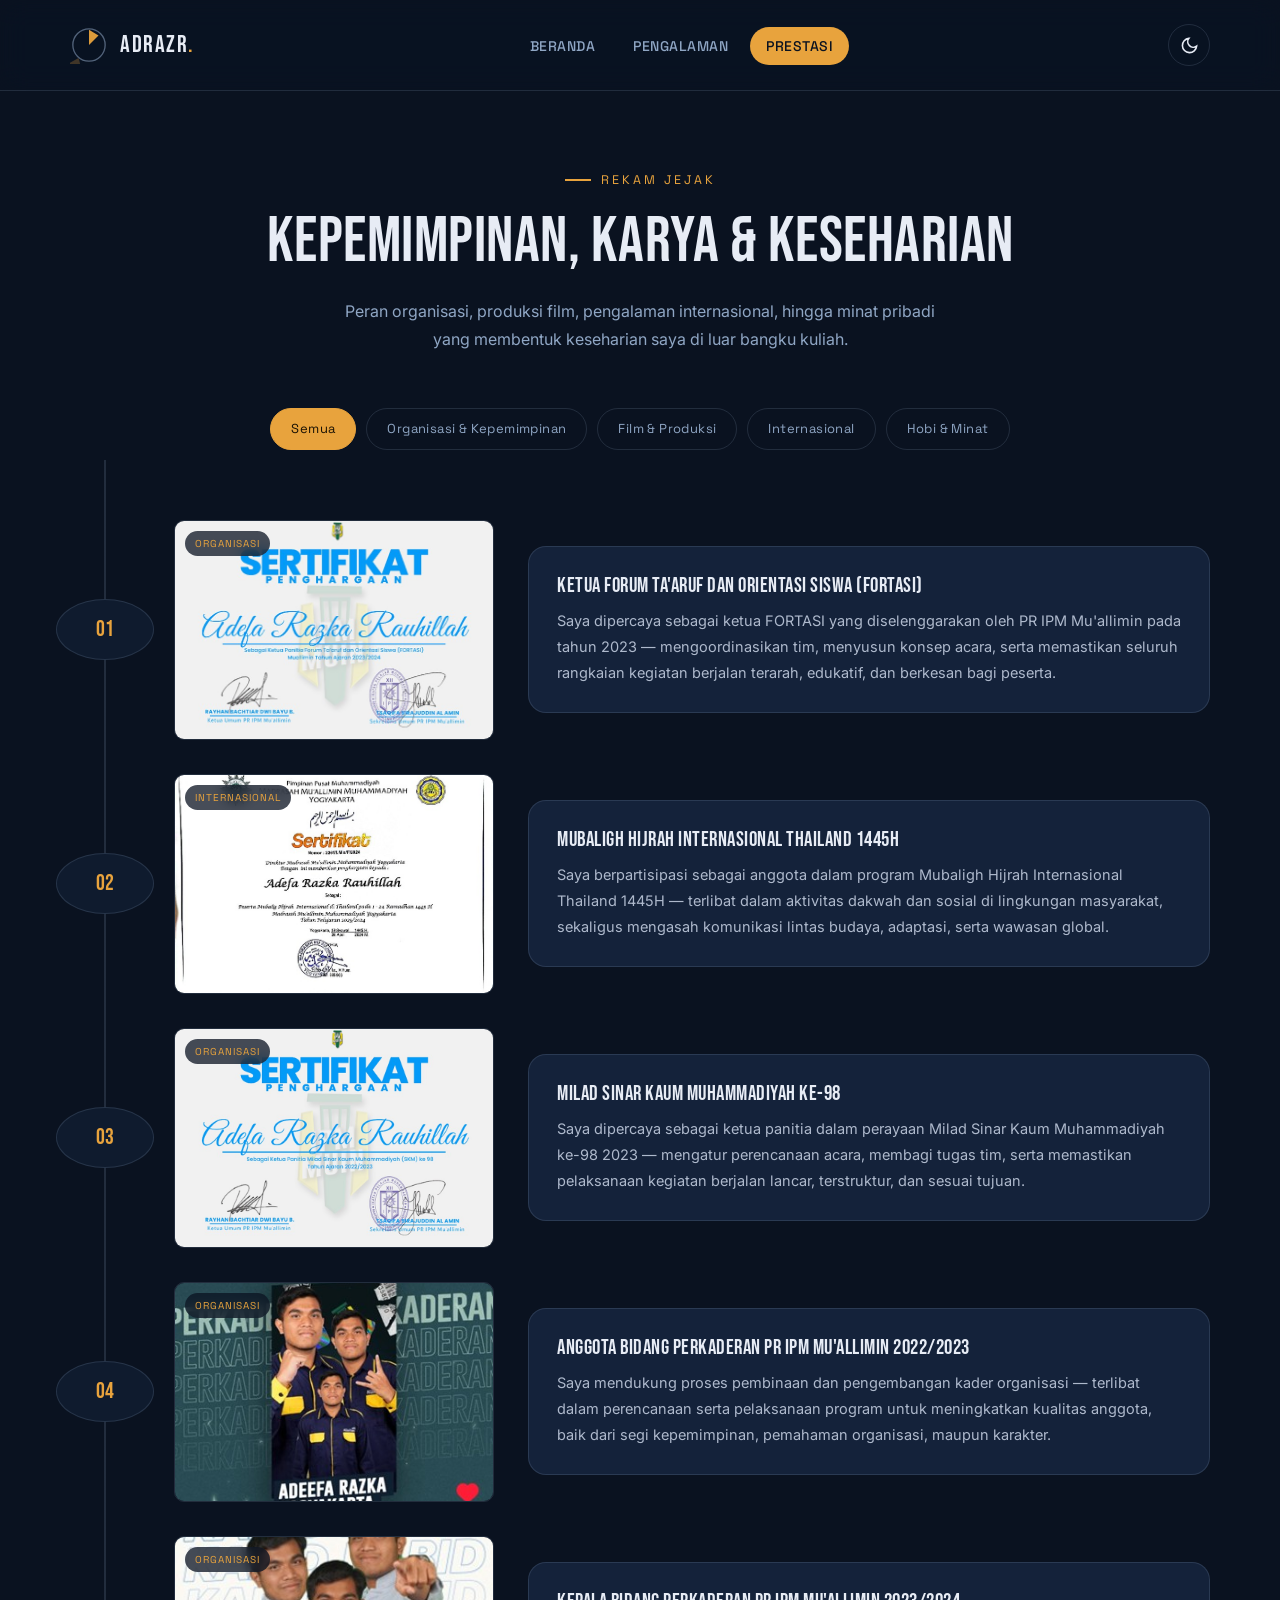
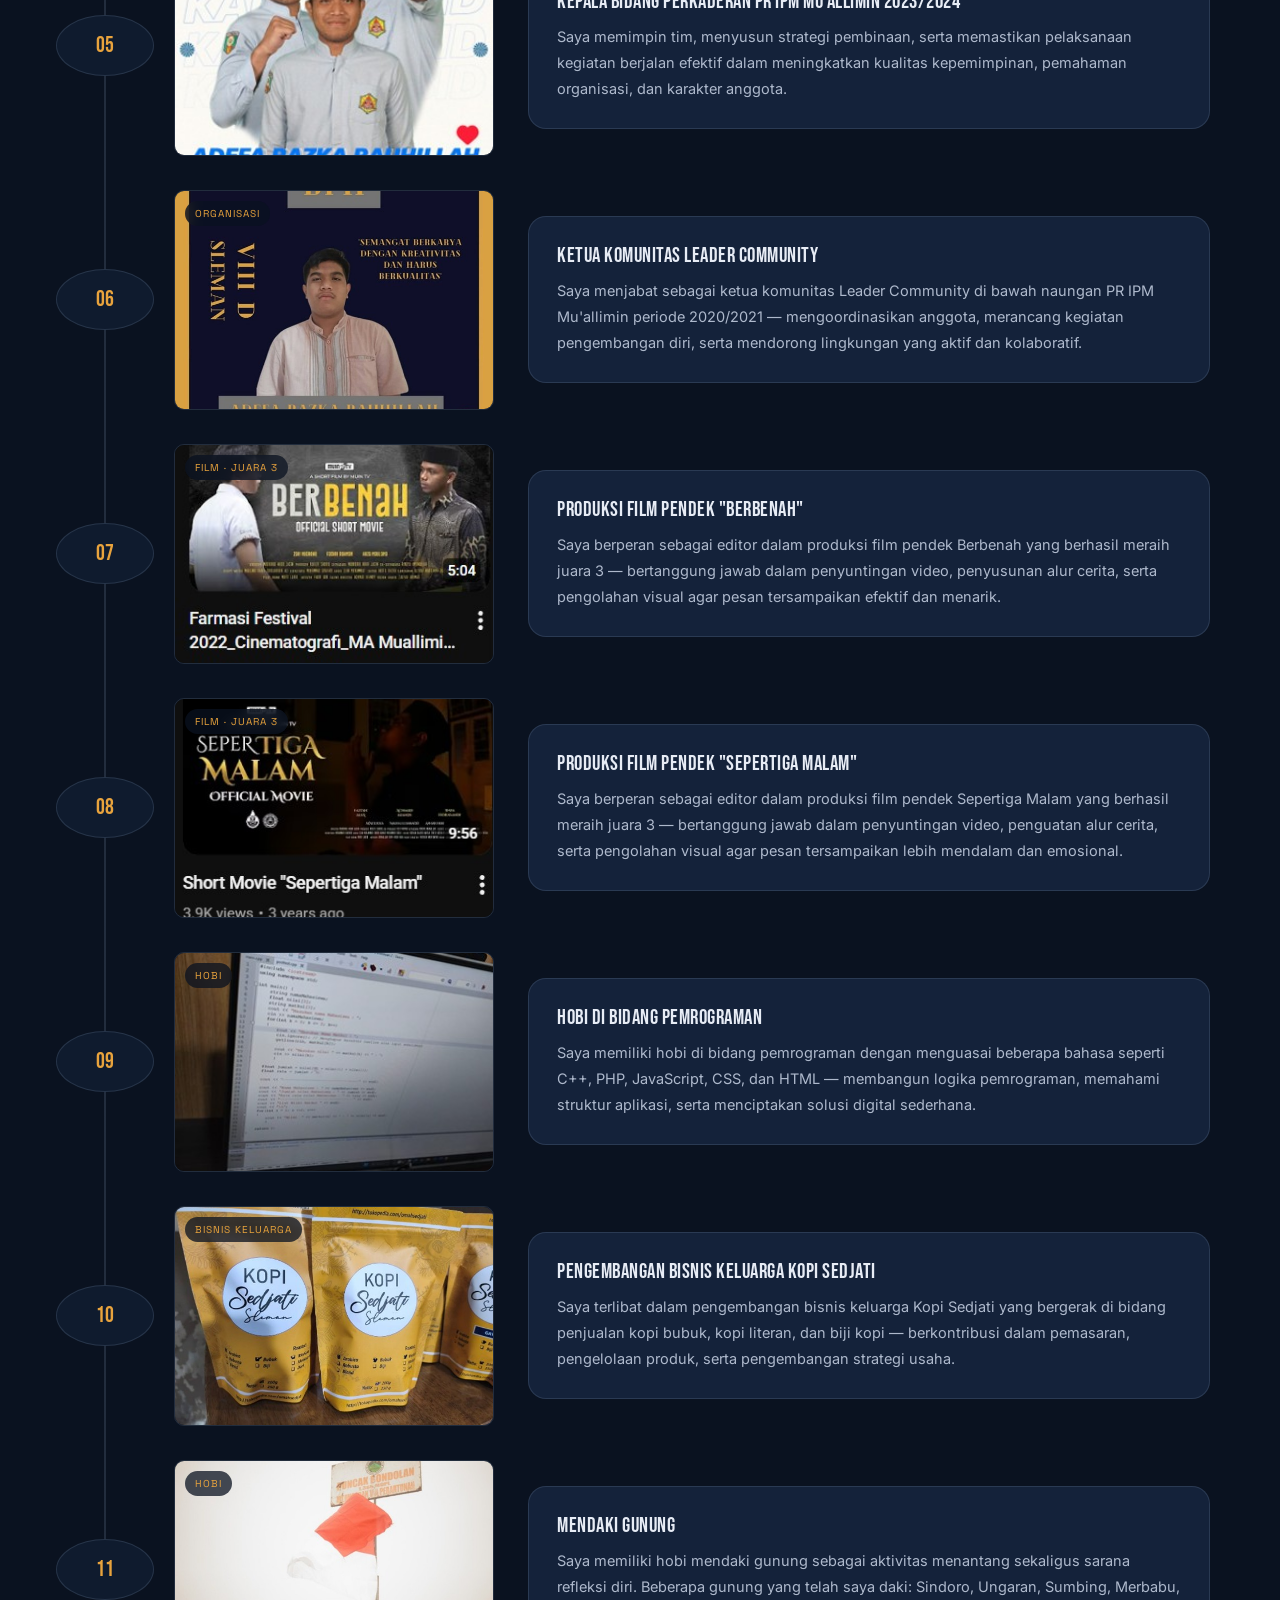
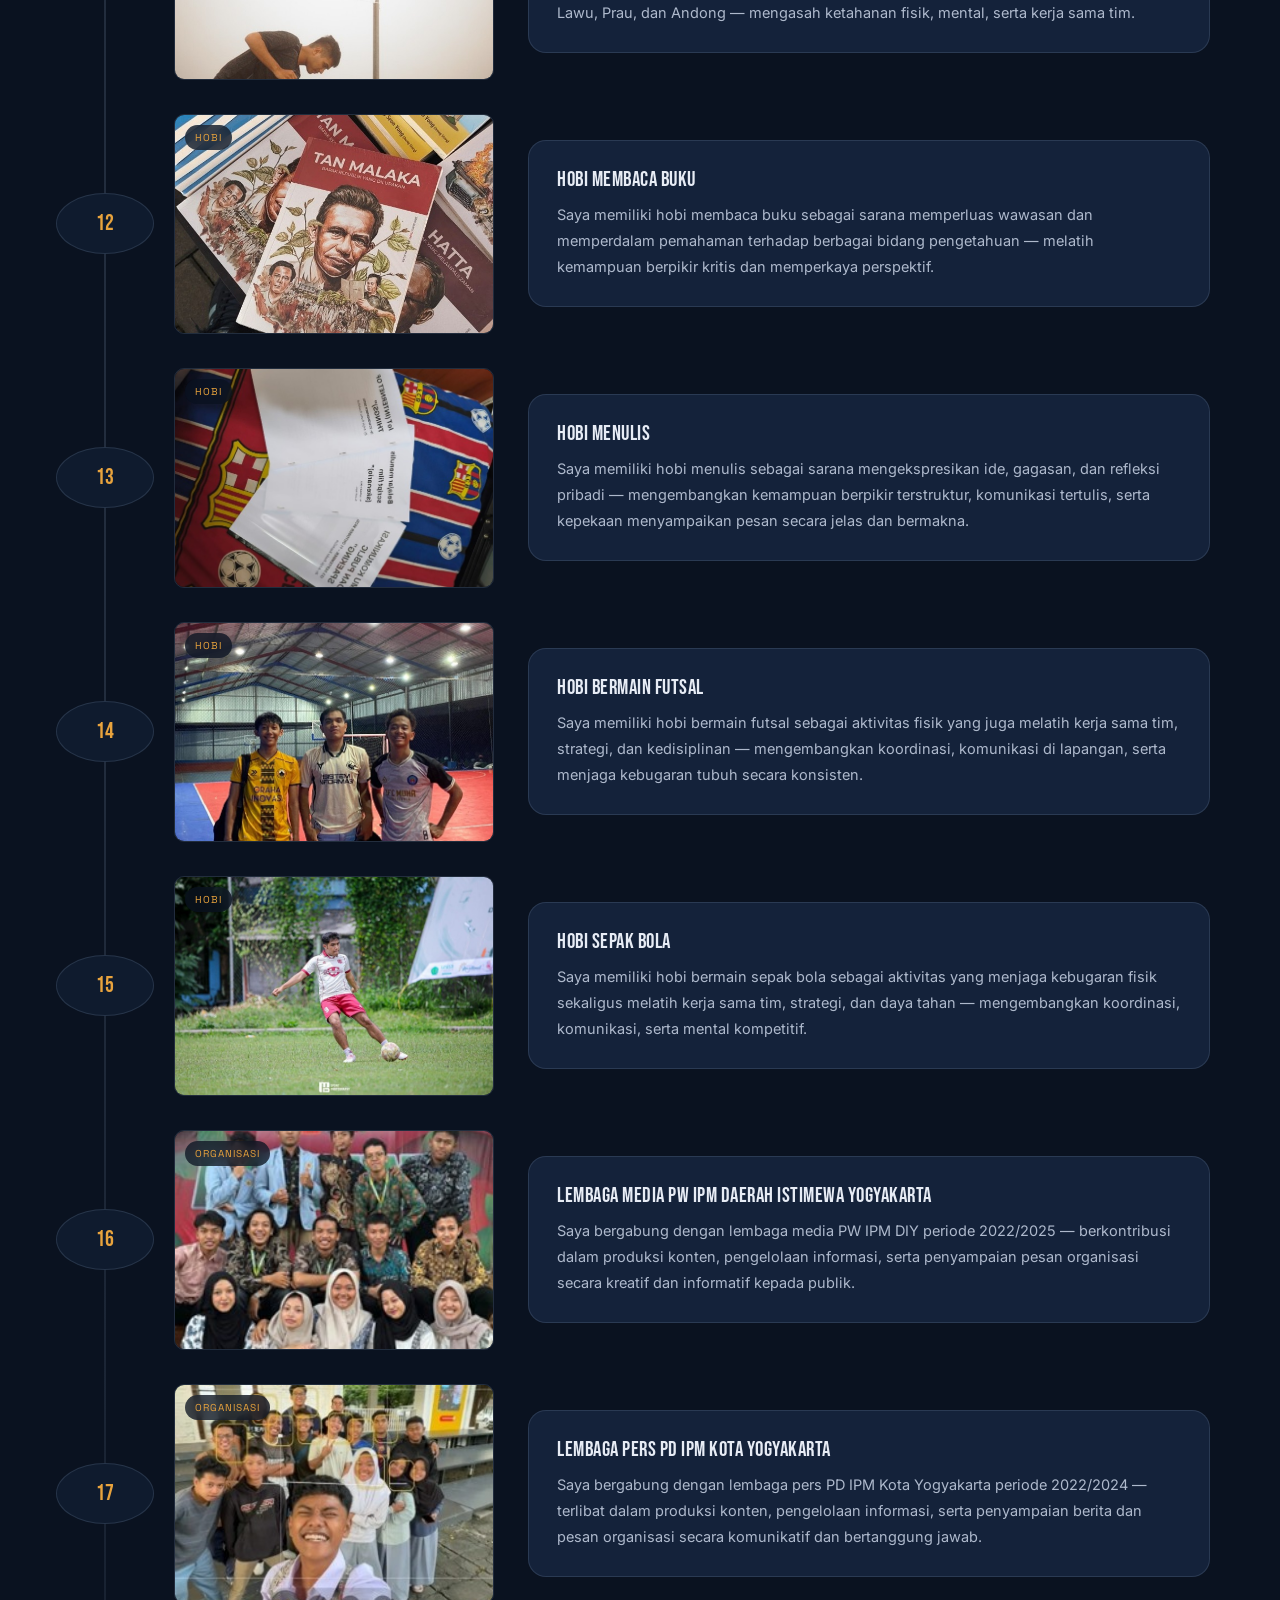
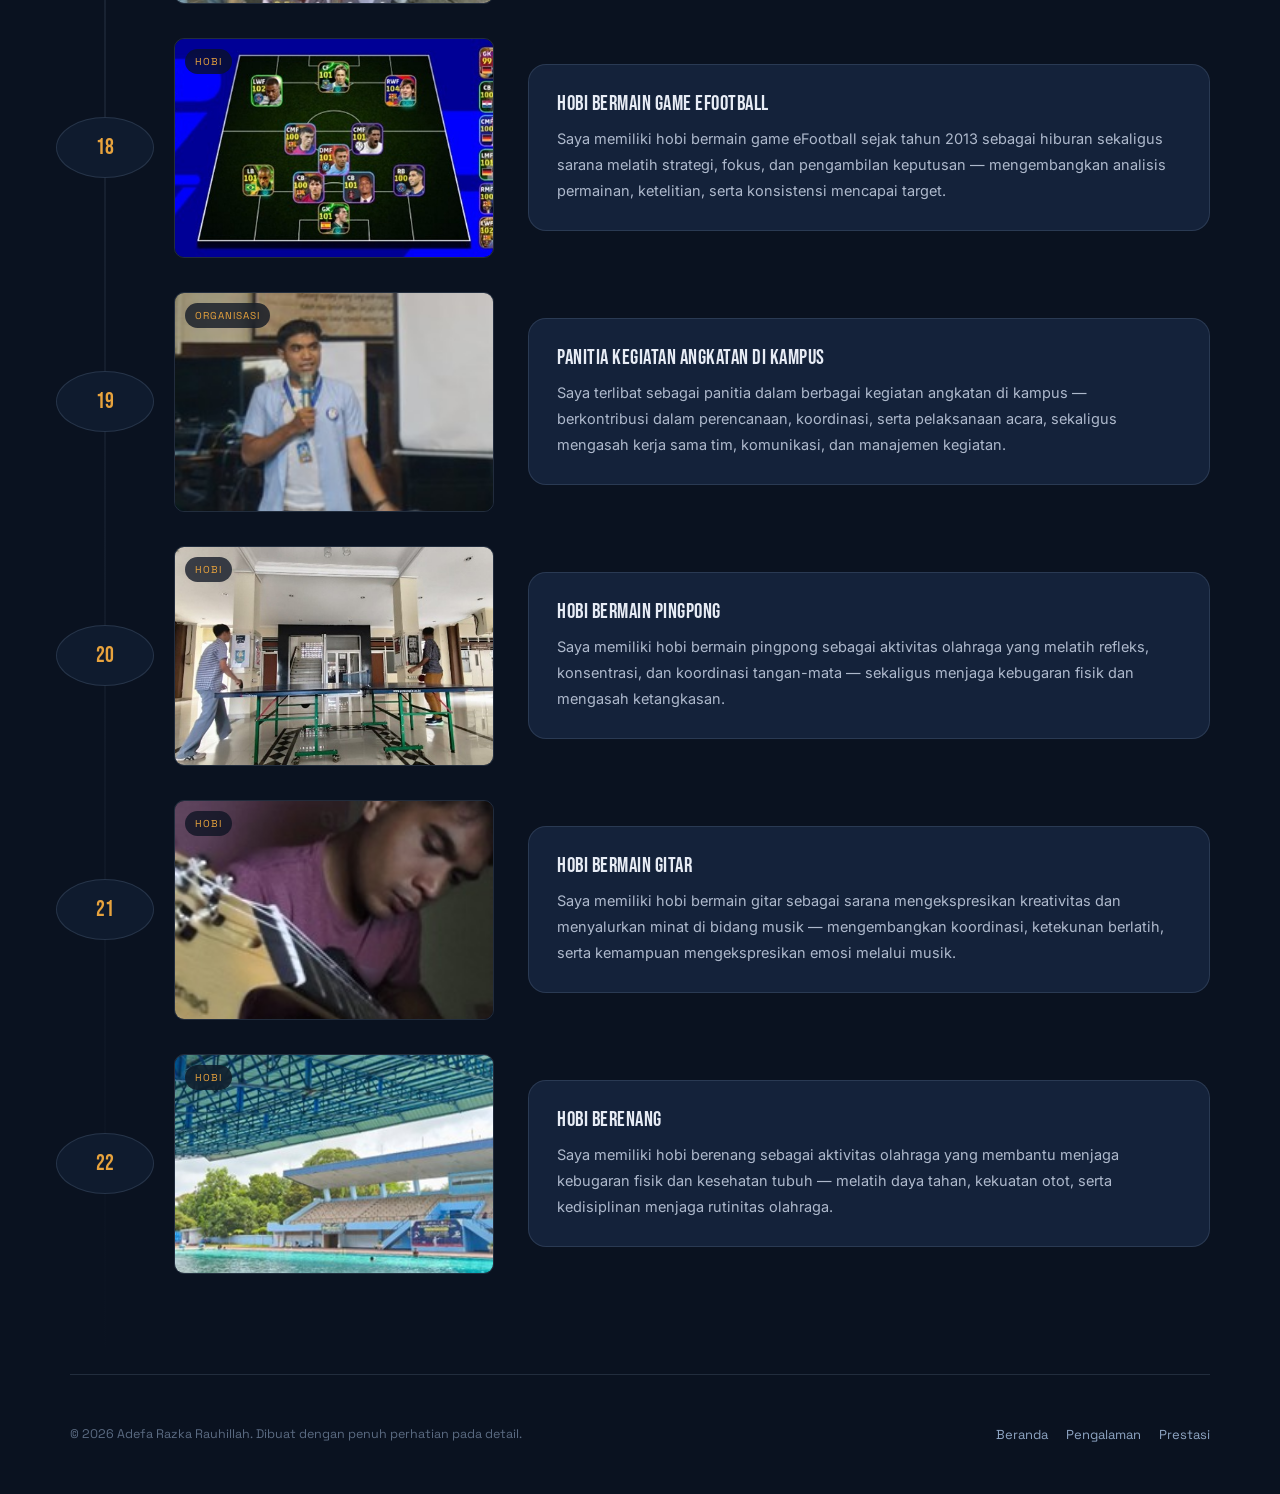
<file: index2.html>
<!DOCTYPE html>
<html lang="id">
<head>
<meta charset="UTF-8">
<meta name="viewport" content="width=device-width, initial-scale=1.0">
<title>Prestasi — Adefa Razka Rauhillah</title>
<meta name="description" content="Kepemimpinan, produksi film, dan minat pribadi Adefa Razka Rauhillah.">

<link href="https://cdn.jsdelivr.net/npm/bootstrap@5.3.0/dist/css/bootstrap.min.css" rel="stylesheet">
<link rel="stylesheet" href="stylee.css">
</head>
<body>

<nav class="navbar">
  <div class="container nav-inner">
    <a href="index.html" class="logo" aria-label="adrazr — beranda">
      <svg class="logo-mark" viewBox="0 0 40 40" xmlns="http://www.w3.org/2000/svg">
        <circle class="ring" cx="20" cy="20" r="17"></circle>
        <polygon class="blade" points="20,20 20,4 30,10" transform="rotate(0 20 20)"></polygon>
        <polygon class="blade" points="20,20 20,4 30,10" transform="rotate(60 20 20)"></polygon>
        <polygon class="blade" points="20,20 20,4 30,10" transform="rotate(120 20 20)"></polygon>
        <polygon class="blade" points="20,20 20,4 30,10" transform="rotate(180 20 20)"></polygon>
        <polygon class="blade" points="20,20 20,4 30,10" transform="rotate(240 20 20)"></polygon>
        <polygon class="blade" points="20,20 20,4 30,10" transform="rotate(300 20 20)"></polygon>
      </svg>
      <span class="logo-text">adrazr<span class="dot">.</span></span>
    </a>

    <ul class="nav-links">
      <li><a href="index.html">Beranda</a></li>
      <li><a href="index1.html">Pengalaman</a></li>
      <li><a href="index2.html">Prestasi</a></li>
    </ul>

    <div class="nav-tools">
      <button class="theme-toggle" aria-label="Ganti tema terang/gelap">
        <svg class="icon-moon" viewBox="0 0 24 24" fill="none" stroke="currentColor" stroke-width="2"><path d="M21 12.8A9 9 0 1 1 11.2 3 7 7 0 0 0 21 12.8Z"/></svg>
        <svg class="icon-sun" viewBox="0 0 24 24" fill="none" stroke="currentColor" stroke-width="2"><circle cx="12" cy="12" r="4"/><path d="M12 2v2M12 20v2M4.9 4.9l1.4 1.4M17.7 17.7l1.4 1.4M2 12h2M20 12h2M4.9 19.1l1.4-1.4M17.7 6.3l1.4-1.4"/></svg>
      </button>
      <button class="hamburger" aria-label="Buka menu"><span></span><span></span><span></span></button>
    </div>
  </div>
</nav>

<header class="prestasi-hero container">
  <div class="eyebrow" style="justify-content:center;">Rekam Jejak</div>
  <h1>Kepemimpinan, Karya &amp; Keseharian</h1>
  <p>Peran organisasi, produksi film, pengalaman internasional, hingga minat pribadi yang membentuk keseharian saya di luar bangku kuliah.</p>
</header>

<div class="container filter-bar">
  <button class="filter-btn active" data-filter="semua">Semua</button>
  <button class="filter-btn" data-filter="organisasi">Organisasi &amp; Kepemimpinan</button>
  <button class="filter-btn" data-filter="film">Film &amp; Produksi</button>
  <button class="filter-btn" data-filter="internasional">Internasional</button>
  <button class="filter-btn" data-filter="hobi">Hobi &amp; Minat</button>
</div>

<section class="reel container">

  <div class="frame" data-category="organisasi">
    <div class="frame-no">01</div>
    <div class="frame-media"><span class="frame-cat">Organisasi</span><img src="asset/Picture21.jpg" alt="Foto Adefa Razka Rauhillah"></div>
    <div class="frame-text">
      <h2>Ketua Forum Ta'aruf dan Orientasi Siswa (FORTASI)</h2>
      <p>Saya dipercaya sebagai ketua FORTASI yang diselenggarakan oleh PR IPM Mu'allimin pada tahun 2023 — mengoordinasikan tim, menyusun konsep acara, serta memastikan seluruh rangkaian kegiatan berjalan terarah, edukatif, dan berkesan bagi peserta.</p>
    </div>
  </div>

  <div class="frame" data-category="internasional">
    <div class="frame-no">02</div>
    <div class="frame-media"><span class="frame-cat">Internasional</span><img src="asset/Picture23.jpg" alt="Foto Adefa Razka Rauhillah"></div>
    <div class="frame-text">
      <h2>Mubaligh Hijrah Internasional Thailand 1445H</h2>
      <p>Saya berpartisipasi sebagai anggota dalam program Mubaligh Hijrah Internasional Thailand 1445H — terlibat dalam aktivitas dakwah dan sosial di lingkungan masyarakat, sekaligus mengasah komunikasi lintas budaya, adaptasi, serta wawasan global.</p>
    </div>
  </div>

  <div class="frame" data-category="organisasi">
    <div class="frame-no">03</div>
    <div class="frame-media"><span class="frame-cat">Organisasi</span><img src="asset/Picture24.jpg" alt="Foto Adefa Razka Rauhillah"></div>
    <div class="frame-text">
      <h2>Milad Sinar Kaum Muhammadiyah ke-98</h2>
      <p>Saya dipercaya sebagai ketua panitia dalam perayaan Milad Sinar Kaum Muhammadiyah ke-98 2023 — mengatur perencanaan acara, membagi tugas tim, serta memastikan pelaksanaan kegiatan berjalan lancar, terstruktur, dan sesuai tujuan.</p>
    </div>
  </div>

  <div class="frame" data-category="organisasi">
    <div class="frame-no">04</div>
    <div class="frame-media"><span class="frame-cat">Organisasi</span><img src="asset/Picture25.jpg" alt="Foto Adefa Razka Rauhillah"></div>
    <div class="frame-text">
      <h2>Anggota Bidang Perkaderan PR IPM Mu'allimin 2022/2023</h2>
      <p>Saya mendukung proses pembinaan dan pengembangan kader organisasi — terlibat dalam perencanaan serta pelaksanaan program untuk meningkatkan kualitas anggota, baik dari segi kepemimpinan, pemahaman organisasi, maupun karakter.</p>
    </div>
  </div>

  <div class="frame" data-category="organisasi">
    <div class="frame-no">05</div>
    <div class="frame-media"><span class="frame-cat">Organisasi</span><img src="asset/Picture26.jpg" alt="Foto Adefa Razka Rauhillah"></div>
    <div class="frame-text">
      <h2>Kepala Bidang Perkaderan PR IPM Mu'allimin 2023/2024</h2>
      <p>Saya memimpin tim, menyusun strategi pembinaan, serta memastikan pelaksanaan kegiatan berjalan efektif dalam meningkatkan kualitas kepemimpinan, pemahaman organisasi, dan karakter anggota.</p>
    </div>
  </div>

  <div class="frame" data-category="organisasi">
    <div class="frame-no">06</div>
    <div class="frame-media"><span class="frame-cat">Organisasi</span><img src="asset/Picture27.jpg" alt="Foto Adefa Razka Rauhillah"></div>
    <div class="frame-text">
      <h2>Ketua Komunitas Leader Community</h2>
      <p>Saya menjabat sebagai ketua komunitas Leader Community di bawah naungan PR IPM Mu'allimin periode 2020/2021 — mengoordinasikan anggota, merancang kegiatan pengembangan diri, serta mendorong lingkungan yang aktif dan kolaboratif.</p>
    </div>
  </div>

  <div class="frame" data-category="film">
    <div class="frame-no">07</div>
    <div class="frame-media"><span class="frame-cat">Film · Juara 3</span><img src="asset/Picture28.jpg" alt="Foto Adefa Razka Rauhillah"></div>
    <div class="frame-text">
      <h2>Produksi Film Pendek "Berbenah"</h2>
      <p>Saya berperan sebagai editor dalam produksi film pendek Berbenah yang berhasil meraih juara 3 — bertanggung jawab dalam penyuntingan video, penyusunan alur cerita, serta pengolahan visual agar pesan tersampaikan efektif dan menarik.</p>
    </div>
  </div>

  <div class="frame" data-category="film">
    <div class="frame-no">08</div>
    <div class="frame-media"><span class="frame-cat">Film · Juara 3</span><img src="asset/Picture29.jpg" alt="Foto Adefa Razka Rauhillah"></div>
    <div class="frame-text">
      <h2>Produksi Film Pendek "Sepertiga Malam"</h2>
      <p>Saya berperan sebagai editor dalam produksi film pendek Sepertiga Malam yang berhasil meraih juara 3 — bertanggung jawab dalam penyuntingan video, penguatan alur cerita, serta pengolahan visual agar pesan tersampaikan lebih mendalam dan emosional.</p>
    </div>
  </div>

  <div class="frame" data-category="hobi">
    <div class="frame-no">09</div>
    <div class="frame-media"><span class="frame-cat">Hobi</span><img src="asset/Picture30.jpg" alt="Foto Adefa Razka Rauhillah"></div>
    <div class="frame-text">
      <h2>Hobi di Bidang Pemrograman</h2>
      <p>Saya memiliki hobi di bidang pemrograman dengan menguasai beberapa bahasa seperti C++, PHP, JavaScript, CSS, dan HTML — membangun logika pemrograman, memahami struktur aplikasi, serta menciptakan solusi digital sederhana.</p>
    </div>
  </div>

  <div class="frame" data-category="hobi">
    <div class="frame-no">10</div>
    <div class="frame-media"><span class="frame-cat">Bisnis Keluarga</span><img src="asset/Picture31.jpg" alt="Foto Adefa Razka Rauhillah"></div>
    <div class="frame-text">
      <h2>Pengembangan Bisnis Keluarga Kopi Sedjati</h2>
      <p>Saya terlibat dalam pengembangan bisnis keluarga Kopi Sedjati yang bergerak di bidang penjualan kopi bubuk, kopi literan, dan biji kopi — berkontribusi dalam pemasaran, pengelolaan produk, serta pengembangan strategi usaha.</p>
    </div>
  </div>

  <div class="frame" data-category="hobi">
    <div class="frame-no">11</div>
    <div class="frame-media"><span class="frame-cat">Hobi</span><img src="asset/Picture32.jpg" alt="Foto Adefa Razka Rauhillah"></div>
    <div class="frame-text">
      <h2>Mendaki Gunung</h2>
      <p>Saya memiliki hobi mendaki gunung sebagai aktivitas menantang sekaligus sarana refleksi diri. Beberapa gunung yang telah saya daki: Sindoro, Ungaran, Sumbing, Merbabu, Lawu, Prau, dan Andong — mengasah ketahanan fisik, mental, serta kerja sama tim.</p>
    </div>
  </div>

  <div class="frame" data-category="hobi">
    <div class="frame-no">12</div>
    <div class="frame-media"><span class="frame-cat">Hobi</span><img src="asset/Picture33.jpg" alt="Foto Adefa Razka Rauhillah"></div>
    <div class="frame-text">
      <h2>Hobi Membaca Buku</h2>
      <p>Saya memiliki hobi membaca buku sebagai sarana memperluas wawasan dan memperdalam pemahaman terhadap berbagai bidang pengetahuan — melatih kemampuan berpikir kritis dan memperkaya perspektif.</p>
    </div>
  </div>

  <div class="frame" data-category="hobi">
    <div class="frame-no">13</div>
    <div class="frame-media"><span class="frame-cat">Hobi</span><img src="asset/Picture34.jpg" alt="Foto Adefa Razka Rauhillah"></div>
    <div class="frame-text">
      <h2>Hobi Menulis</h2>
      <p>Saya memiliki hobi menulis sebagai sarana mengekspresikan ide, gagasan, dan refleksi pribadi — mengembangkan kemampuan berpikir terstruktur, komunikasi tertulis, serta kepekaan menyampaikan pesan secara jelas dan bermakna.</p>
    </div>
  </div>

  <div class="frame" data-category="hobi">
    <div class="frame-no">14</div>
    <div class="frame-media"><span class="frame-cat">Hobi</span><img src="asset/Picture35.jpg" alt="Foto Adefa Razka Rauhillah"></div>
    <div class="frame-text">
      <h2>Hobi Bermain Futsal</h2>
      <p>Saya memiliki hobi bermain futsal sebagai aktivitas fisik yang juga melatih kerja sama tim, strategi, dan kedisiplinan — mengembangkan koordinasi, komunikasi di lapangan, serta menjaga kebugaran tubuh secara konsisten.</p>
    </div>
  </div>

  <div class="frame" data-category="hobi">
    <div class="frame-no">15</div>
    <div class="frame-media"><span class="frame-cat">Hobi</span><img src="asset/Picture36.jpg" alt="Foto Adefa Razka Rauhillah"></div>
    <div class="frame-text">
      <h2>Hobi Sepak Bola</h2>
      <p>Saya memiliki hobi bermain sepak bola sebagai aktivitas yang menjaga kebugaran fisik sekaligus melatih kerja sama tim, strategi, dan daya tahan — mengembangkan koordinasi, komunikasi, serta mental kompetitif.</p>
    </div>
  </div>

  <div class="frame" data-category="organisasi">
    <div class="frame-no">16</div>
    <div class="frame-media"><span class="frame-cat">Organisasi</span><img src="asset/Picture37.jpg" alt="Foto Adefa Razka Rauhillah"></div>
    <div class="frame-text">
      <h2>Lembaga Media PW IPM Daerah Istimewa Yogyakarta</h2>
      <p>Saya bergabung dengan lembaga media PW IPM DIY periode 2022/2025 — berkontribusi dalam produksi konten, pengelolaan informasi, serta penyampaian pesan organisasi secara kreatif dan informatif kepada publik.</p>
    </div>
  </div>

  <div class="frame" data-category="organisasi">
    <div class="frame-no">17</div>
    <div class="frame-media"><span class="frame-cat">Organisasi</span><img src="asset/Picture38.jpg" alt="Foto Adefa Razka Rauhillah"></div>
    <div class="frame-text">
      <h2>Lembaga Pers PD IPM Kota Yogyakarta</h2>
      <p>Saya bergabung dengan lembaga pers PD IPM Kota Yogyakarta periode 2022/2024 — terlibat dalam produksi konten, pengelolaan informasi, serta penyampaian berita dan pesan organisasi secara komunikatif dan bertanggung jawab.</p>
    </div>
  </div>

  <div class="frame" data-category="hobi">
    <div class="frame-no">18</div>
    <div class="frame-media"><span class="frame-cat">Hobi</span><img src="asset/Picture39.jpg" alt="Foto Adefa Razka Rauhillah"></div>
    <div class="frame-text">
      <h2>Hobi Bermain Game eFootball</h2>
      <p>Saya memiliki hobi bermain game eFootball sejak tahun 2013 sebagai hiburan sekaligus sarana melatih strategi, fokus, dan pengambilan keputusan — mengembangkan analisis permainan, ketelitian, serta konsistensi mencapai target.</p>
    </div>
  </div>

  <div class="frame" data-category="organisasi">
    <div class="frame-no">19</div>
    <div class="frame-media"><span class="frame-cat">Organisasi</span><img src="asset/Picture40.jpg" alt="Foto Adefa Razka Rauhillah"></div>
    <div class="frame-text">
      <h2>Panitia Kegiatan Angkatan di Kampus</h2>
      <p>Saya terlibat sebagai panitia dalam berbagai kegiatan angkatan di kampus — berkontribusi dalam perencanaan, koordinasi, serta pelaksanaan acara, sekaligus mengasah kerja sama tim, komunikasi, dan manajemen kegiatan.</p>
    </div>
  </div>

  <div class="frame" data-category="hobi">
    <div class="frame-no">20</div>
    <div class="frame-media"><span class="frame-cat">Hobi</span><img src="asset/Picture41.jpg" alt="Foto Adefa Razka Rauhillah"></div>
    <div class="frame-text">
      <h2>Hobi Bermain Pingpong</h2>
      <p>Saya memiliki hobi bermain pingpong sebagai aktivitas olahraga yang melatih refleks, konsentrasi, dan koordinasi tangan-mata — sekaligus menjaga kebugaran fisik dan mengasah ketangkasan.</p>
    </div>
  </div>

  <div class="frame" data-category="hobi">
    <div class="frame-no">21</div>
    <div class="frame-media"><span class="frame-cat">Hobi</span><img src="asset/Picture42.jpg" alt="Foto Adefa Razka Rauhillah"></div>
    <div class="frame-text">
      <h2>Hobi Bermain Gitar</h2>
      <p>Saya memiliki hobi bermain gitar sebagai sarana mengekspresikan kreativitas dan menyalurkan minat di bidang musik — mengembangkan koordinasi, ketekunan berlatih, serta kemampuan mengekspresikan emosi melalui musik.</p>
    </div>
  </div>

  <div class="frame" data-category="hobi">
    <div class="frame-no">22</div>
    <div class="frame-media"><span class="frame-cat">Hobi</span><img src="asset/Picture43.jpg" alt="Foto Adefa Razka Rauhillah"></div>
    <div class="frame-text">
      <h2>Hobi Berenang</h2>
      <p>Saya memiliki hobi berenang sebagai aktivitas olahraga yang membantu menjaga kebugaran fisik dan kesehatan tubuh — melatih daya tahan, kekuatan otot, serta kedisiplinan menjaga rutinitas olahraga.</p>
    </div>
  </div>

</section>

<footer class="footer container">
  <small>© 2026 Adefa Razka Rauhillah. Dibuat dengan penuh perhatian pada detail.</small>
  <div class="flinks">
    <a href="index.html">Beranda</a>
    <a href="index1.html">Pengalaman</a>
    <a href="index2.html">Prestasi</a>
  </div>
</footer>

<button class="to-top" aria-label="Kembali ke atas">↑</button>

<script src="script.js"></script>
</body>
</html>
</file>
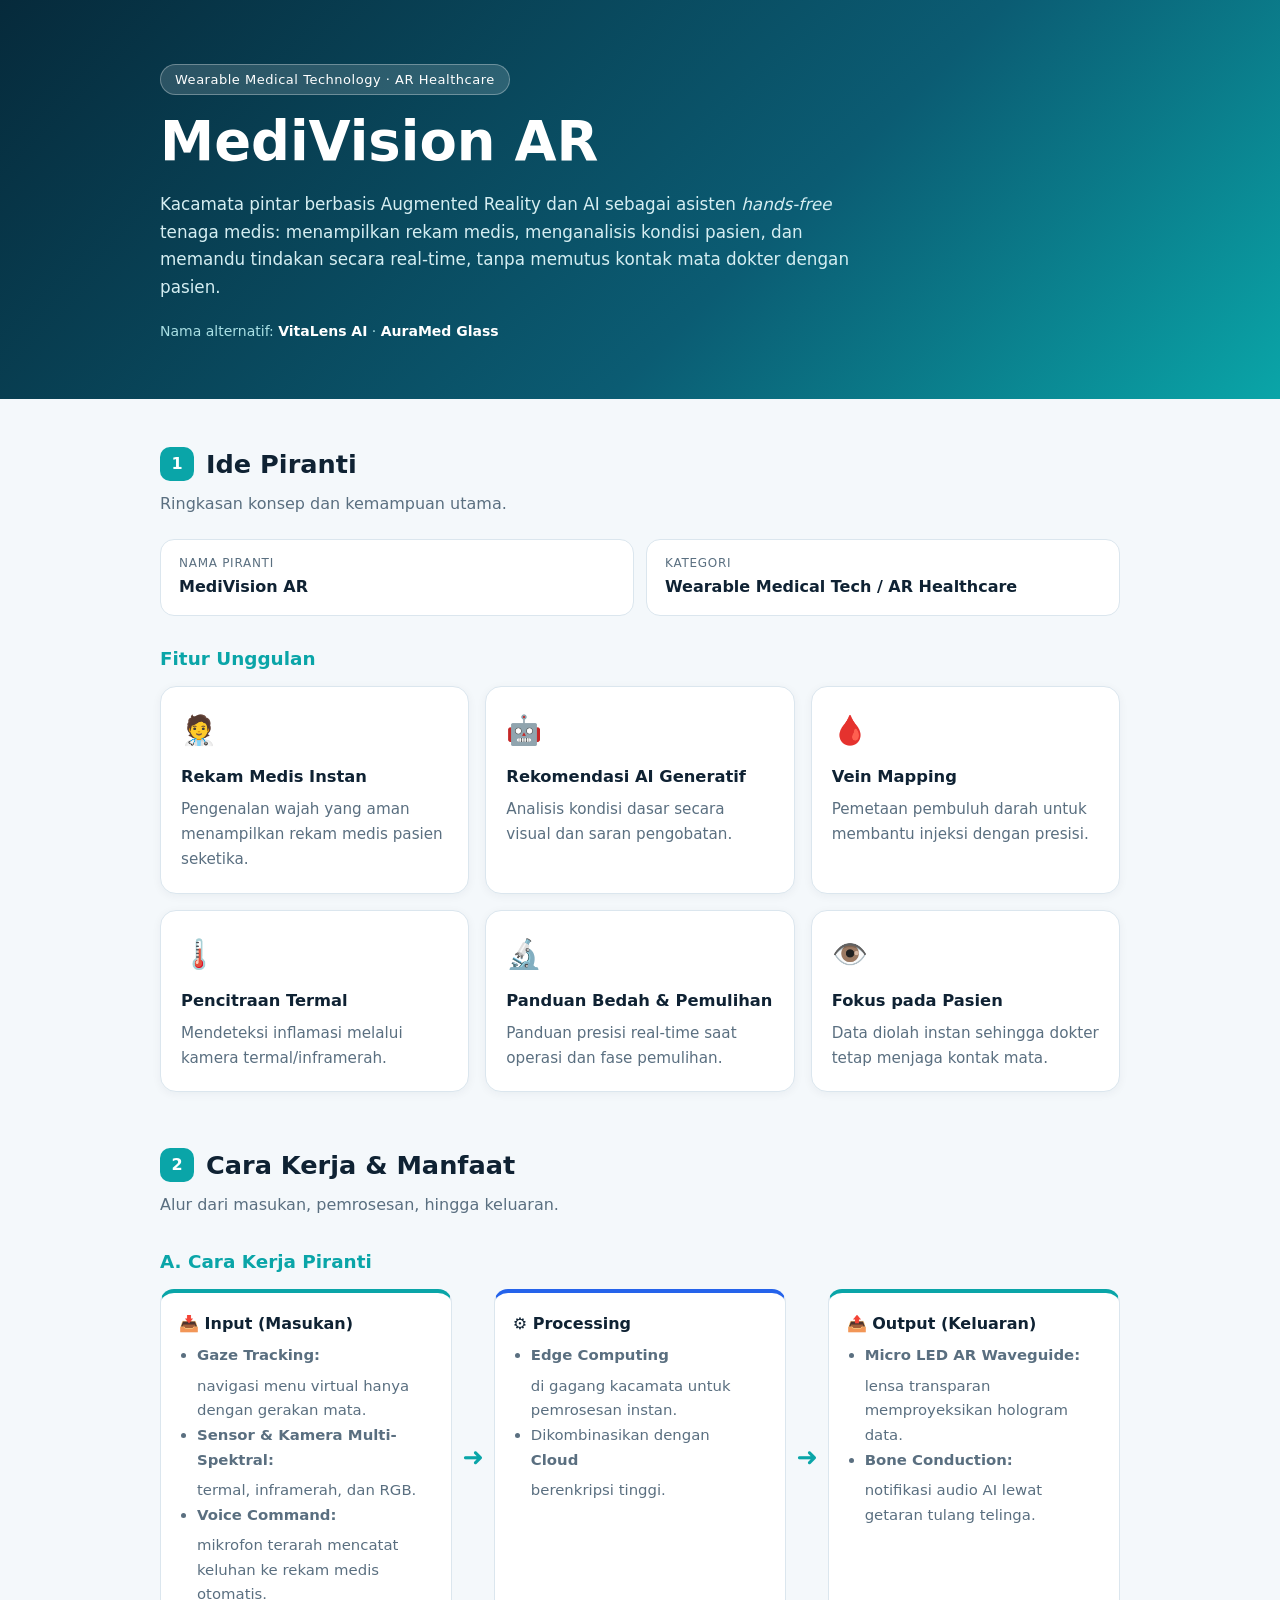
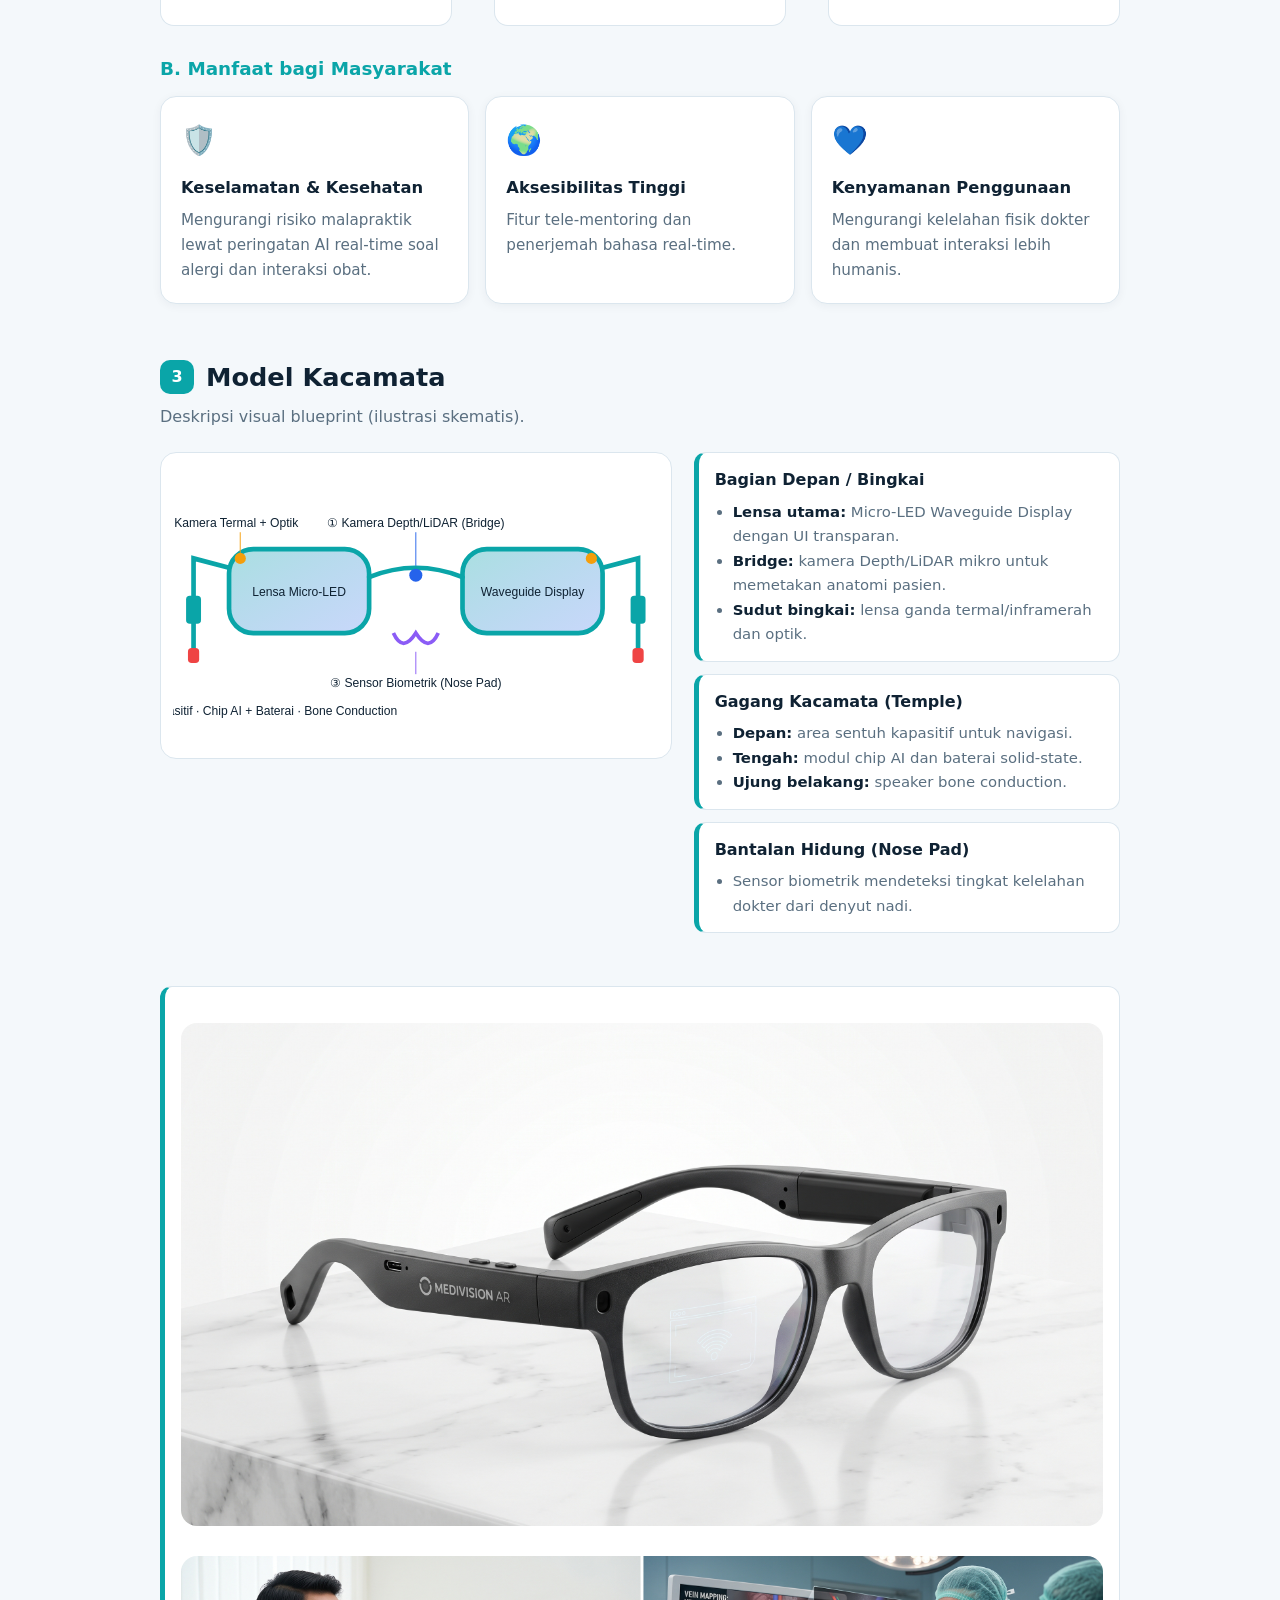
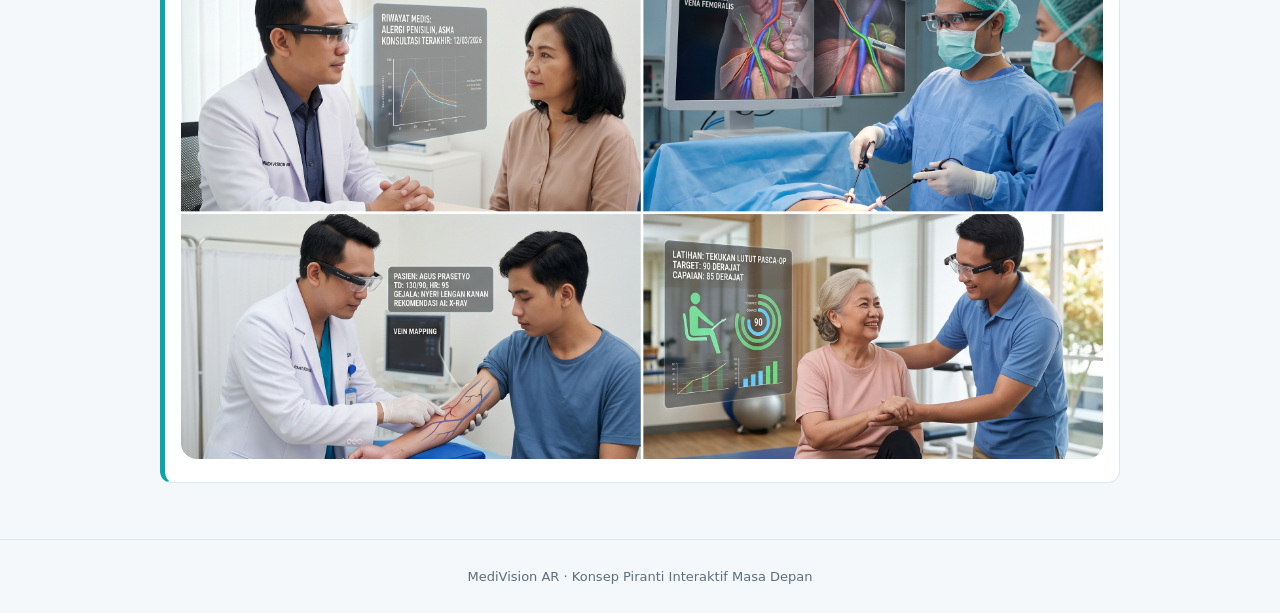
<file: index3.html>
<!DOCTYPE html>
<html lang="id">
<head>
<meta charset="utf-8">
<meta name="viewport" content="width=device-width, initial-scale=1, viewport-fit=cover">
<title>MediVision AR — Piranti Interaktif Masa Depan</title>
<style>
:root{--bg:#f4f8fb;--card:#fff;--ink:#0f2233;--mut:#5a6f80;--acc:#0aa5a8;--acc2:#2563eb;--line:#dbe6ee;--hero:linear-gradient(135deg,#062a3b,#0b5c73 60%,#0aa5a8);box-sizing:border-box;padding-top:env(safe-area-inset-top,0px);padding-bottom:env(safe-area-inset-bottom,0px)}
@media (prefers-color-scheme:dark){:root:not([data-theme="light"]){--bg:#0a1620;--card:#112432;--ink:#e7f1f7;--mut:#93a9b8;--line:#1e3a4d}}
:root[data-theme="dark"]{--bg:#0a1620;--card:#112432;--ink:#e7f1f7;--mut:#93a9b8;--line:#1e3a4d}
html{scroll-padding-top:env(safe-area-inset-top,0px)}
*{box-sizing:border-box}
body{margin:0;background:var(--bg);color:var(--ink);font-family:"Segoe UI",system-ui,-apple-system,Roboto,Arial,sans-serif;line-height:1.65}
.wrap{max-width:1000px;margin:0 auto;padding:0 20px}
.hero{background:var(--hero);color:#fff;padding:64px 0 56px}
.tag{display:inline-block;background:rgba(255,255,255,.15);border:1px solid rgba(255,255,255,.3);padding:4px 14px;border-radius:99px;font-size:13px;letter-spacing:.04em}
h1{font-size:clamp(2rem,6vw,3.4rem);margin:16px 0 8px;line-height:1.15}
.hero p{max-width:720px;color:#d5eef2;font-size:1.05rem}
.alt{margin-top:18px;font-size:14px;color:#a9dfe4}
.alt b{color:#fff}
section{padding:44px 0 8px}
h2{font-size:1.6rem;margin:0 0 6px;display:flex;align-items:center;gap:12px}
h2 .n{background:var(--acc);color:#fff;width:34px;height:34px;border-radius:10px;display:grid;place-items:center;font-size:1rem}
.sub{color:var(--mut);margin:0 0 22px}
h3{margin:28px 0 12px;font-size:1.15rem;color:var(--acc)}
.grid{display:grid;gap:16px;grid-template-columns:repeat(auto-fit,minmax(240px,1fr))}
.card{background:var(--card);border:1px solid var(--line);border-radius:16px;padding:20px;box-shadow:0 2px 10px rgba(10,40,60,.05)}
.card h4{margin:10px 0 6px;font-size:1.02rem}
.card p{margin:0;color:var(--mut);font-size:.95rem}
.ic{font-size:1.8rem}
.meta{display:grid;gap:12px;grid-template-columns:repeat(auto-fit,minmax(220px,1fr))}
.meta div{background:var(--card);border:1px solid var(--line);border-radius:14px;padding:14px 18px}
.meta small{color:var(--mut);display:block;font-size:12px;text-transform:uppercase;letter-spacing:.06em}
.flow{display:flex;flex-wrap:wrap;align-items:stretch;gap:10px}
.step{flex:1 1 220px;background:var(--card);border:1px solid var(--line);border-top:4px solid var(--acc);border-radius:14px;padding:18px}
.step:nth-child(3){border-top-color:var(--acc2)}
.step b{display:block;margin-bottom:6px}
.step ul{margin:0;padding-left:18px;color:var(--mut);font-size:.93rem}
.arrow{align-self:center;color:var(--acc);font-size:1.6rem}
@media(max-width:700px){.arrow{display:none}}
.bp{display:grid;gap:22px;grid-template-columns:1.2fr 1fr;align-items:start}
@media(max-width:800px){.bp{grid-template-columns:1fr}}
.svgbox{background:var(--card);border:1px solid var(--line);border-radius:16px;padding:12px}
.svgbox svg{width:100%;height:auto;display:block}
.parts{display:grid;gap:12px}
.part{background:var(--card);border:1px solid var(--line);border-left:5px solid var(--acc);border-radius:12px;padding:14px 16px}
.part h4{margin:0 0 6px}
.part ul{margin:0;padding-left:18px;color:var(--mut);font-size:.93rem}
.part li b{color:var(--ink)}
footer{margin-top:48px;padding:26px 0;text-align:center;color:var(--mut);font-size:13px;border-top:1px solid var(--line)}
</style>
</head>
<body>
<header class="hero"><div class="wrap">
  <span class="tag">Wearable Medical Technology · AR Healthcare</span>
  <h1>MediVision AR</h1>
  <p>Kacamata pintar berbasis Augmented Reality dan AI sebagai asisten <i>hands-free</i> tenaga medis: menampilkan rekam medis, menganalisis kondisi pasien, dan memandu tindakan secara real-time, tanpa memutus kontak mata dokter dengan pasien.</p>
  <div class="alt">Nama alternatif: <b>VitaLens AI</b> · <b>AuraMed Glass</b></div>
</div></header>

<main class="wrap">
<section>
  <h2><span class="n">1</span>Ide Piranti</h2>
  <p class="sub">Ringkasan konsep dan kemampuan utama.</p>
  <div class="meta">
    <div><small>Nama Piranti</small><b>MediVision AR</b></div>
    <div><small>Kategori</small><b>Wearable Medical Tech / AR Healthcare</b></div>
  </div>
  <h3>Fitur Unggulan</h3>
  <div class="grid">
    <div class="card"><div class="ic">🧑‍⚕️</div><h4>Rekam Medis Instan</h4><p>Pengenalan wajah yang aman menampilkan rekam medis pasien seketika.</p></div>
    <div class="card"><div class="ic">🤖</div><h4>Rekomendasi AI Generatif</h4><p>Analisis kondisi dasar secara visual dan saran pengobatan.</p></div>
    <div class="card"><div class="ic">🩸</div><h4>Vein Mapping</h4><p>Pemetaan pembuluh darah untuk membantu injeksi dengan presisi.</p></div>
    <div class="card"><div class="ic">🌡️</div><h4>Pencitraan Termal</h4><p>Mendeteksi inflamasi melalui kamera termal/inframerah.</p></div>
    <div class="card"><div class="ic">🔬</div><h4>Panduan Bedah &amp; Pemulihan</h4><p>Panduan presisi real-time saat operasi dan fase pemulihan.</p></div>
    <div class="card"><div class="ic">👁️</div><h4>Fokus pada Pasien</h4><p>Data diolah instan sehingga dokter tetap menjaga kontak mata.</p></div>
  </div>
</section>

<section>
  <h2><span class="n">2</span>Cara Kerja &amp; Manfaat</h2>
  <p class="sub">Alur dari masukan, pemrosesan, hingga keluaran.</p>
  <h3>A. Cara Kerja Piranti</h3>
  <div class="flow">
    <div class="step"><b>📥 Input (Masukan)</b><ul>
      <li><b>Gaze Tracking:</b> navigasi menu virtual hanya dengan gerakan mata.</li>
      <li><b>Sensor &amp; Kamera Multi-Spektral:</b> termal, inframerah, dan RGB.</li>
      <li><b>Voice Command:</b> mikrofon terarah mencatat keluhan ke rekam medis otomatis.</li></ul></div>
    <div class="arrow">➜</div>
    <div class="step"><b>⚙️ Processing</b><ul>
      <li><b>Edge Computing</b> di gagang kacamata untuk pemrosesan instan.</li>
      <li>Dikombinasikan dengan <b>Cloud</b> berenkripsi tinggi.</li></ul></div>
    <div class="arrow">➜</div>
    <div class="step"><b>📤 Output (Keluaran)</b><ul>
      <li><b>Micro LED AR Waveguide:</b> lensa transparan memproyeksikan hologram data.</li>
      <li><b>Bone Conduction:</b> notifikasi audio AI lewat getaran tulang telinga.</li></ul></div>
  </div>

  <h3>B. Manfaat bagi Masyarakat</h3>
  <div class="grid">
    <div class="card"><div class="ic">🛡️</div><h4>Keselamatan &amp; Kesehatan</h4><p>Mengurangi risiko malapraktik lewat peringatan AI real-time soal alergi dan interaksi obat.</p></div>
    <div class="card"><div class="ic">🌍</div><h4>Aksesibilitas Tinggi</h4><p>Fitur tele-mentoring dan penerjemah bahasa real-time.</p></div>
    <div class="card"><div class="ic">💙</div><h4>Kenyamanan Penggunaan</h4><p>Mengurangi kelelahan fisik dokter dan membuat interaksi lebih humanis.</p></div>
  </div>
</section>

<section>
  <h2><span class="n">3</span>Model Kacamata</h2>
  <p class="sub">Deskripsi visual blueprint (ilustrasi skematis).</p>
  <div class="bp">
    <div class="svgbox">
      <svg viewBox="0 0 520 300" role="img" aria-label="Skema kacamata MediVision AR">
        <defs><linearGradient id="g" x1="0" y1="0" x2="1" y2="1"><stop offset="0" stop-color="#0aa5a8" stop-opacity=".35"/><stop offset="1" stop-color="#2563eb" stop-opacity=".25"/></linearGradient></defs>
        <g fill="none" stroke="#0aa5a8" stroke-width="5" stroke-linecap="round">
          <rect x="60" y="90" width="150" height="90" rx="26" fill="url(#g)"/>
          <rect x="310" y="90" width="150" height="90" rx="26" fill="url(#g)"/>
          <path d="M210 120 Q260 100 310 120"/>
          <path d="M60 110 L22 100 L22 205"/>
          <path d="M460 110 L498 100 L498 205"/>
        </g>
        <circle cx="260" cy="118" r="7" fill="#2563eb"/>
        <circle cx="72" cy="100" r="6" fill="#f59e0b"/><circle cx="448" cy="100" r="6" fill="#f59e0b"/>
        <rect x="14" y="140" width="16" height="30" rx="4" fill="#0aa5a8"/><rect x="490" y="140" width="16" height="30" rx="4" fill="#0aa5a8"/>
        <rect x="16" y="196" width="12" height="16" rx="4" fill="#ef4444"/><rect x="492" y="196" width="12" height="16" rx="4" fill="#ef4444"/>
        <path d="M236 180 q10 22 24 0 q14 22 24 0" fill="none" stroke="#8b5cf6" stroke-width="4"/>
        <g font-size="13" fill="currentColor" font-family="Segoe UI,Arial,sans-serif" text-anchor="middle">
          <text x="135" y="140">Lensa Micro-LED</text><text x="385" y="140">Waveguide Display</text>
          <text x="260" y="66">① Kamera Depth/LiDAR (Bridge)</text><line x1="260" y1="72" x2="260" y2="108" stroke="#2563eb"/>
          <text x="60" y="66">② Kamera Termal + Optik</text><line x1="72" y1="72" x2="72" y2="94" stroke="#f59e0b"/>
          <text x="260" y="238">③ Sensor Biometrik (Nose Pad)</text><line x1="260" y1="200" x2="260" y2="224" stroke="#8b5cf6"/>
          <text x="80" y="268">Gagang: kapasitif · Chip AI + Baterai · Bone Conduction</text>
        </g>
      </svg>
    </div>
    <div class="parts">
      <div class="part"><h4>Bagian Depan / Bingkai</h4><ul>
        <li><b>Lensa utama:</b> Micro-LED Waveguide Display dengan UI transparan.</li>
        <li><b>Bridge:</b> kamera Depth/LiDAR mikro untuk memetakan anatomi pasien.</li>
        <li><b>Sudut bingkai:</b> lensa ganda termal/inframerah dan optik.</li></ul></div>
      <div class="part"><h4>Gagang Kacamata (Temple)</h4><ul>
        <li><b>Depan:</b> area sentuh kapasitif untuk navigasi.</li>
        <li><b>Tengah:</b> modul chip AI dan baterai solid-state.</li>
        <li><b>Ujung belakang:</b> speaker bone conduction.</li></ul></div>
      <div class="part"><h4>Bantalan Hidung (Nose Pad)</h4><ul>
        <li>Sensor biometrik mendeteksi tingkat kelelahan dokter dari denyut nadi.</li></ul></div>
    </div>
  </div>
  <br>
  <br>
  <div class="part">
  <div>
    <img src="1 (1).jpg" alt="Ilustrasi Kacamata MediVision AR" style="width:100%;border-radius:16px;margin-top:22px">
    </div>  
    <div>
    <img src="1 (2).jpg" alt="Ilustrasi Kacamata MediVision AR" style="width:100%;border-radius:16px;margin-top:22px">
  </div>
  </div>
</section>
</main>
<footer><div class="wrap">MediVision AR · Konsep Piranti Interaktif Masa Depan</div></footer>
</body>
</html>
</file>
<file: stylee.css>
/* ==========================================================================
   ADRAZR — PORTFOLIO STYLESHEET
   Tema: "Behind the Lens" — aperture, color-grading (teal x amber), film reel
   ========================================================================== */

@import url('https://fonts.googleapis.com/css2?family=Bebas+Neue&family=Space+Grotesk:wght@400;500;600;700&family=Inter:wght@400;500;600&display=swap');

:root{
  /* -------- warna: night-grade (dingin) x tungsten (hangat) -------- */
  --ink:        #0A1220;
  --navy:       #0F1B2E;
  --panel:      #14223A;
  --panel-2:    #1B2C48;
  --steel:      #3E5C76;
  --mist:       #8FA6C4;
  --mist-dim:   #5B6B82;
  --paper:      #EEF1F6;
  --paper-2:    #FFFFFF;
  --ink-text:   #10192B;
  --muted:      #55637A;
  --amber:      #E8A33D;
  --amber-2:    #F2C275;
  --line:       rgba(143,166,196,0.18);

  --font-display: 'Bebas Neue', sans-serif;
  --font-ui: 'Space Grotesk', sans-serif;
  --font-body: 'Inter', sans-serif;

  --radius: 18px;
  --radius-sm: 10px;
  --ease: cubic-bezier(.22,.68,.28,1);

  color-scheme: dark;
}

/* -------- mode terang (toggle) -------- */
body.light{
  --bg-app: var(--paper);
  --text-app: var(--ink-text);
}
body:not(.light){
  --bg-app: var(--ink);
  --text-app: #E7ECF5;
}

*,*::before,*::after{ box-sizing:border-box; }
html{ scroll-behavior:smooth; }

body{
  margin:0;
  background: var(--bg-app);
  color: var(--text-app);
  font-family: var(--font-body);
  -webkit-font-smoothing:antialiased;
  overflow-x:hidden;
  transition: background .4s var(--ease), color .4s var(--ease);
}

img{ max-width:100%; display:block; }
a{ color:inherit; text-decoration:none; }
ul{ margin:0; padding:0; list-style:none; }
h1,h2,h3{ font-family: var(--font-display); letter-spacing:.5px; margin:0; }
p{ margin:0; }

/* scrollbar sinematik */
::-webkit-scrollbar{ width:10px; }
::-webkit-scrollbar-track{ background: var(--ink); }
::-webkit-scrollbar-thumb{ background: var(--amber); border-radius:10px; }

.container{ width:min(1180px, 92%); margin-inline:auto; }
.reveal{ opacity:0; transform: translateY(36px); transition: opacity .7s var(--ease), transform .7s var(--ease); }
.reveal.show{ opacity:1; transform: translateY(0); }

.eyebrow{
  font-family: var(--font-ui);
  font-size:12.5px;
  letter-spacing:3px;
  text-transform:uppercase;
  color: var(--amber);
  display:flex; align-items:center; gap:10px;
  margin-bottom:14px;
}
.eyebrow::before{
  content:""; width:26px; height:2px; background: var(--amber);
}

.btn{
  font-family: var(--font-ui);
  font-weight:600;
  font-size:14.5px;
  letter-spacing:.4px;
  padding:13px 26px;
  border-radius: 999px;
  border:1px solid transparent;
  cursor:pointer;
  display:inline-flex;
  align-items:center;
  gap:8px;
  transition: transform .25s var(--ease), background .25s, color .25s, border-color .25s;
}
.btn-solid{ background: var(--amber); color:#1a1204; }
.btn-solid:hover{ transform:translateY(-3px); background: var(--amber-2); }
.btn-outline{ border-color: var(--line); color: var(--text-app); }
.btn-outline:hover{ border-color: var(--amber); color: var(--amber); transform:translateY(-3px); }

/* ==========================================================================
   NAVBAR
   ========================================================================== */
.navbar{
  position:sticky; top:0; z-index:999;
  background: rgba(10,18,32,0.72);
  backdrop-filter: blur(14px) saturate(140%);
  border-bottom:1px solid var(--line);
  transition: box-shadow .3s, background .3s;
}
body.light .navbar{ background: rgba(255,255,255,0.75); }
.navbar.scrolled{ box-shadow: 0 10px 30px rgba(0,0,0,.35); }

.nav-inner{
  display:flex; align-items:center; justify-content:space-between;
  padding:16px 0;
}

.logo{ display:flex; align-items:center; gap:12px; }
.logo-mark{ width:38px; height:38px; flex-shrink:0; }
.logo-mark .ring{ fill:none; stroke: var(--mist); stroke-width:1.4; opacity:.55; }
.logo-mark .blade{ fill: var(--amber); transform-origin:20px 20px; }
.logo-mark .blade:nth-child(2){ opacity:.95; }
.logo-mark .blade:nth-child(3){ opacity:.8; }
.logo-mark .blade:nth-child(4){ opacity:.65; }
.logo-mark .blade:nth-child(5){ opacity:.5; }
.logo-mark .blade:nth-child(6){ opacity:.35; }
.logo-mark .blade:nth-child(7){ opacity:.25; }
.logo:hover .logo-mark{ animation: iris-spin .6s var(--ease); }
@keyframes iris-spin{ to{ transform: rotate(45deg); } }

.logo-text{
  font-family: var(--font-display);
  font-size:24px;
  letter-spacing:1.5px;
  text-transform:lowercase;
  color: var(--text-app);
}
.logo-text .dot{ color: var(--amber); }

.nav-links{ display:flex; align-items:center; gap:6px; }
.nav-links a{
  font-family: var(--font-ui);
  font-size:14px; font-weight:500; letter-spacing:.5px;
  text-transform:uppercase;
  padding:10px 16px;
  border-radius:999px;
  position:relative;
  color: var(--mist);
  transition: color .25s, background .25s;
}
.nav-links a:hover{ color: var(--text-app); background: var(--panel); }
.nav-links a.active{ color: var(--ink); background: var(--amber); }
body.light .nav-links a.active{ color:#1a1204; }

.nav-tools{ display:flex; align-items:center; gap:10px; }
.theme-toggle{
  width:42px; height:42px; border-radius:50%;
  border:1px solid var(--line); background:transparent;
  color: var(--text-app); cursor:pointer;
  display:flex; align-items:center; justify-content:center;
  transition: transform .3s var(--ease), border-color .3s;
}
.theme-toggle:hover{ transform: rotate(20deg); border-color: var(--amber); }
.theme-toggle svg{ width:19px; height:19px; }
.theme-toggle .icon-sun{ display:none; }
body.light .theme-toggle .icon-moon{ display:none; }
body.light .theme-toggle .icon-sun{ display:block; }

.hamburger{
  display:none; width:42px; height:42px; border-radius:50%;
  border:1px solid var(--line); background:transparent; cursor:pointer;
  position:relative;
}
.hamburger span{
  position:absolute; left:11px; right:11px; height:2px; background: var(--text-app);
  transition: transform .3s, opacity .3s;
}
.hamburger span:nth-child(1){ top:15px; }
.hamburger span:nth-child(2){ top:20px; }
.hamburger span:nth-child(3){ top:25px; }
.navbar.open .hamburger span:nth-child(1){ transform: translateY(5px) rotate(45deg); }
.navbar.open .hamburger span:nth-child(2){ opacity:0; }
.navbar.open .hamburger span:nth-child(3){ transform: translateY(-5px) rotate(-45deg); }

/* ==========================================================================
   HERO
   ========================================================================== */
.hero{
  position:relative;
  padding:110px 0 90px;
  overflow:hidden;
  background:
    radial-gradient(60% 50% at 82% 10%, rgba(232,163,61,0.14), transparent 60%),
    radial-gradient(70% 60% at 10% 90%, rgba(63,92,118,0.35), transparent 60%);
}
.hero-grain{
  position:absolute; inset:0; pointer-events:none; opacity:.05; mix-blend-mode:overlay;
}
.hero-inner{
  display:grid; grid-template-columns:1.15fr .85fr; gap:60px; align-items:center;
}
.slate{
  display:inline-flex; align-items:center; gap:10px;
  font-family: var(--font-ui); font-size:12px; letter-spacing:2px; text-transform:uppercase;
  color: var(--mist); border:1px solid var(--line); padding:8px 16px; border-radius:999px;
  margin-bottom:26px;
}
.slate .dot{ width:8px; height:8px; border-radius:50%; background:#ff5f57; }

.greeting-row{ min-height:64px; margin-bottom:6px; }
.greeting-text{
  font-family: var(--font-display);
  font-size: clamp(34px, 5vw, 54px);
  color: var(--amber);
  letter-spacing:1px;
}
.greeting-text::after{
  content:"|"; margin-left:4px; color: var(--amber); animation: blink 1s step-end infinite;
}
@keyframes blink{ 50%{ opacity:0; } }

.hero h1{
  font-size: clamp(40px, 6.4vw, 76px);
  line-height:1;
  color: var(--text-app);
  margin-bottom:18px;
}
.hero h1 span{ color: var(--amber); }

.role-marquee{
  display:flex; flex-wrap:wrap; gap:10px; margin-bottom:26px;
}
.role-pill{
  font-family: var(--font-ui); font-size:13px; letter-spacing:.4px;
  padding:8px 15px; border-radius:999px; border:1px solid var(--line); color: var(--mist);
}

.hero p.desc{
  color: var(--muted);
  font-size:16px; line-height:1.8;
  max-width:560px;
  margin-bottom:34px;
}
body:not(.light) .hero p.desc{ color:#B7C2D6; }

.hero-cta{ display:flex; gap:16px; flex-wrap:wrap; margin-bottom:46px; }

.stat-row{ display:flex; gap:38px; flex-wrap:wrap; }
.stat b{
  font-family: var(--font-display); font-size:38px; color: var(--text-app); display:block;
  line-height:1;
}
.stat b .amber{ color: var(--amber); }
.stat span{ font-family: var(--font-ui); font-size:12px; letter-spacing:.5px; color: var(--mist); text-transform:uppercase; }

/* -------- foto hero: bingkai aperture -------- */
.hero-photo{ position:relative; justify-self:center; }
.aperture-frame{
  position:relative; width:320px; height:320px;
}
.aperture-frame svg.ring-deco{
  position:absolute; inset:-22px; width:calc(100% + 44px); height:calc(100% + 44px);
  animation: spin 26s linear infinite;
}
@keyframes spin{ to{ transform: rotate(360deg); } }
.aperture-frame img{
  width:100%; height:100%; object-fit:cover; border-radius:50%;
  border:5px solid var(--amber);
  box-shadow: 0 25px 60px rgba(0,0,0,.45);
  position:relative; z-index:2;
}
.aperture-photo{
  width:100%; height:100%; border-radius:50%;
  border:5px solid var(--amber);
  background: conic-gradient(from 200deg, var(--panel), var(--steel), var(--panel-2), var(--panel));
  box-shadow: 0 25px 60px rgba(0,0,0,.45);
  position:relative; z-index:2;
  display:flex; align-items:center; justify-content:center;
}
.aperture-photo span{
  font-family: var(--font-display); font-size:56px; letter-spacing:3px; color: var(--paper);
  text-shadow: 0 4px 20px rgba(0,0,0,.4);
}
.ring-deco text{ font-family: var(--font-ui); font-size:9px; fill: var(--mist); letter-spacing:1px; }
.ring-deco circle{ fill:none; stroke: var(--line); }
.ring-deco .tick{ stroke: var(--mist-dim); stroke-width:1.5; }

.frame-tag{
  position:absolute; bottom:-14px; left:50%; translate:-50% 0;
  background: var(--amber); color:#1a1204; z-index:3;
  font-family: var(--font-ui); font-weight:700; font-size:12px; letter-spacing:1px;
  padding:8px 18px; border-radius:999px; white-space:nowrap;
  box-shadow: 0 10px 20px rgba(0,0,0,.3);
}

/* ==========================================================================
   ABOUT
   ========================================================================== */
.about{ padding:100px 0; }
.about-inner{ display:grid; grid-template-columns:.8fr 1.2fr; gap:70px; align-items:start; }
.about-card{
  background: var(--panel); border:1px solid var(--line); border-radius: var(--radius);
  padding:26px; position:relative;
}
body.light .about-card{ background: var(--paper-2); box-shadow:0 20px 50px rgba(20,30,50,.08); }
.about-card img{ border-radius: calc(var(--radius) - 8px); width:100%; aspect-ratio:1/1; object-fit:cover; }
.about-card .film-strip{
  position:absolute; top:0; bottom:0; width:14px; left:-14px;
  background-image: repeating-linear-gradient(var(--ink) 0 10px, transparent 10px 20px);
  opacity:.5; display:none;
}
.about h2{ font-size:38px; margin-bottom:20px; }
.about p{ color: var(--muted); line-height:1.9; font-size:15.5px; }
body:not(.light) .about p{ color:#B7C2D6; }
.about-quote{
  margin-top:26px; padding-left:20px; border-left:3px solid var(--amber);
  font-family: var(--font-ui); font-size:15px; color: var(--amber);
}

/* ==========================================================================
   SKILLS
   ========================================================================== */
.skills{ padding:90px 0; background: var(--navy); }
body.light .skills{ background: var(--paper-2); }
.skills-head{ max-width:640px; margin-bottom:50px; }
.skills-head h2{ font-size:38px; }
.skills-head p{ color: var(--muted); margin-top:14px; line-height:1.8; }

.skill-groups{ display:grid; grid-template-columns:1fr 1fr; gap:36px; }
.skill-panel{
  background: var(--panel); border:1px solid var(--line); border-radius: var(--radius);
  padding:30px;
}
body.light .skill-panel{ background: var(--paper); }
.skill-panel h3{
  font-family: var(--font-ui); font-size:14px; letter-spacing:2px; text-transform:uppercase;
  color: var(--amber); margin-bottom:22px; font-weight:700;
}
.skill-tags{ display:flex; flex-wrap:wrap; gap:10px; }
.tag{
  font-family: var(--font-ui); font-size:13.5px;
  padding:9px 15px; border-radius:10px;
  background: var(--panel-2); border:1px solid var(--line);
  color: var(--text-app);
  display:flex; flex-direction:column; gap:2px;
  transition: transform .25s var(--ease), border-color .25s;
}
body.light .tag{ background:#F4F6FA; }
.tag:hover{ transform: translateY(-4px); border-color: var(--amber); }
.tag small{ font-family:var(--font-body); font-size:10.5px; color: var(--mist-dim); text-transform:uppercase; letter-spacing:.5px; }

/* ==========================================================================
   SOCIAL CARDS
   ========================================================================== */
.social{ padding:90px 0 110px; }
.social-grid{ display:grid; grid-template-columns:repeat(3,1fr); gap:26px; }
.scard{
  background: var(--panel); border:1px solid var(--line); border-radius: var(--radius);
  padding:34px 28px; text-align:left; position:relative; overflow:hidden;
  transition: transform .35s var(--ease), border-color .35s;
}
body.light .scard{ background: var(--paper-2); box-shadow:0 20px 50px rgba(20,30,50,.06); }
.scard:hover{ transform: translateY(-10px); border-color: var(--amber); }
.scard .sicon{ width:42px; height:42px; margin-bottom:18px; color: var(--amber); }
.scard h2{ font-size:22px; margin-bottom:12px; letter-spacing:1px; }
.scard p{ color: var(--muted); font-size:14px; line-height:1.75; margin-bottom:22px; }
body:not(.light) .scard p{ color:#AEB9CC; }
.scard-hint{
  position:absolute; top:16px; right:18px; font-family:var(--font-ui);
  font-size:10.5px; color: var(--mist-dim); letter-spacing:.5px;
}

/* ==========================================================================
   TIMELINE PRESTASI (film reel)
   ========================================================================== */
.prestasi-hero{ padding:80px 0 20px; text-align:center; }
.prestasi-hero h1{ font-size: clamp(38px,6vw,64px); }
.prestasi-hero p{ color: var(--mist); max-width:600px; margin:16px auto 0; line-height:1.8; }

.filter-bar{
  display:flex; flex-wrap:wrap; gap:10px; justify-content:center;
  padding:34px 0 10px;
}
.filter-btn{
  font-family: var(--font-ui); font-size:13px; letter-spacing:.4px;
  padding:10px 20px; border-radius:999px; border:1px solid var(--line);
  background:transparent; color: var(--mist); cursor:pointer;
  transition: all .25s var(--ease);
}
.filter-btn:hover{ border-color: var(--amber); color: var(--amber); }
.filter-btn.active{ background: var(--amber); color:#1a1204; border-color: var(--amber); }

.reel{
  padding:60px 0 100px; position:relative;
  display:flex; flex-direction:column; gap:34px;
}
.reel::before{
  content:""; position:absolute; left:34px; top:0; bottom:0; width:2px;
  background: linear-gradient(var(--line), var(--line) 60%, transparent);
}
@media (max-width:860px){ .reel::before{ display:none; } }

.frame{
  display:grid; grid-template-columns:70px 320px 1fr; gap:34px; align-items:center;
  transition: opacity .3s, transform .3s;
}
.frame.hidden{ display:none; }
.frame-no{
  font-family: var(--font-display); font-size:22px; color: var(--amber);
  display:flex; align-items:center; justify-content:center; position:relative; z-index:2;
}
.frame-no::before{
  content:""; position:absolute; inset:-14px; border:1px solid var(--line); border-radius:50%;
  background: var(--navy);
  z-index:-1;
}
.frame-media{
  border-radius: var(--radius-sm); overflow:hidden; border:1px solid var(--line);
  aspect-ratio:16/11; position:relative;
}
.frame-media img{ width:100%; height:100%; object-fit:cover; transition: transform .5s var(--ease); }
.frame:hover .frame-media img{ transform: scale(1.06); }
.frame-cat{
  position:absolute; top:10px; left:10px; font-family:var(--font-ui); font-size:10px;
  letter-spacing:1px; text-transform:uppercase; background:rgba(10,18,32,.75); color: var(--amber);
  padding:5px 10px; border-radius:999px; backdrop-filter: blur(6px);
}
.frame-text{
  background: var(--panel); border:1px solid var(--line); border-radius: var(--radius);
  padding:26px 28px;
}
body.light .frame-text{ background: var(--paper-2); box-shadow:0 15px 40px rgba(20,30,50,.06); }
.frame-text h2{ font-size:21px; letter-spacing:.5px; margin-bottom:10px; }
.frame-text p{ color: var(--muted); font-size:14.5px; line-height:1.8; }
body:not(.light) .frame-text p{ color:#AEB9CC; }

/* ==========================================================================
   FOOTER
   ========================================================================== */
.footer{
  padding:50px 0; border-top:1px solid var(--line);
  display:flex; align-items:center; justify-content:space-between; flex-wrap:wrap; gap:16px;
}
.footer small{ color: var(--mist-dim); font-family: var(--font-ui); font-size:12.5px; }
.footer .flinks{ display:flex; gap:18px; }
.footer .flinks a{ color: var(--mist); font-family:var(--font-ui); font-size:13px; }
.footer .flinks a:hover{ color: var(--amber); }

.to-top{
  position:fixed; right:24px; bottom:24px; width:48px; height:48px; border-radius:50%;
  background: var(--amber); color:#1a1204; border:none; cursor:pointer; z-index:998;
  display:flex; align-items:center; justify-content:center;
  opacity:0; pointer-events:none; transform: translateY(20px);
  transition: all .35s var(--ease);
  box-shadow: 0 12px 30px rgba(0,0,0,.35);
}
.to-top.show{ opacity:1; pointer-events:auto; transform: translateY(0); }

/* ==========================================================================
   RESPONSIVE
   ========================================================================== */
@media (max-width: 980px){
  .hero-inner{ grid-template-columns:1fr; }
  .hero-photo{ order:-1; }
  .about-inner{ grid-template-columns:1fr; }
  .skill-groups{ grid-template-columns:1fr; }
  .social-grid{ grid-template-columns:1fr; }
  .frame{ grid-template-columns:1fr; }
  .frame-no{ display:none; }
  .reel::before{ display:none; }
}
@media (max-width: 760px){
  .nav-links{
    position:absolute; top:100%; left:0; right:0;
    background: var(--ink); flex-direction:column; align-items:stretch;
    padding:14px; gap:4px; border-bottom:1px solid var(--line);
    display:none;
  }
  body.light .nav-links{ background: var(--paper-2); }
  .navbar.open .nav-links{ display:flex; }
  .nav-links a{ text-align:center; }
  .hamburger{ display:block; }
}
</file>
